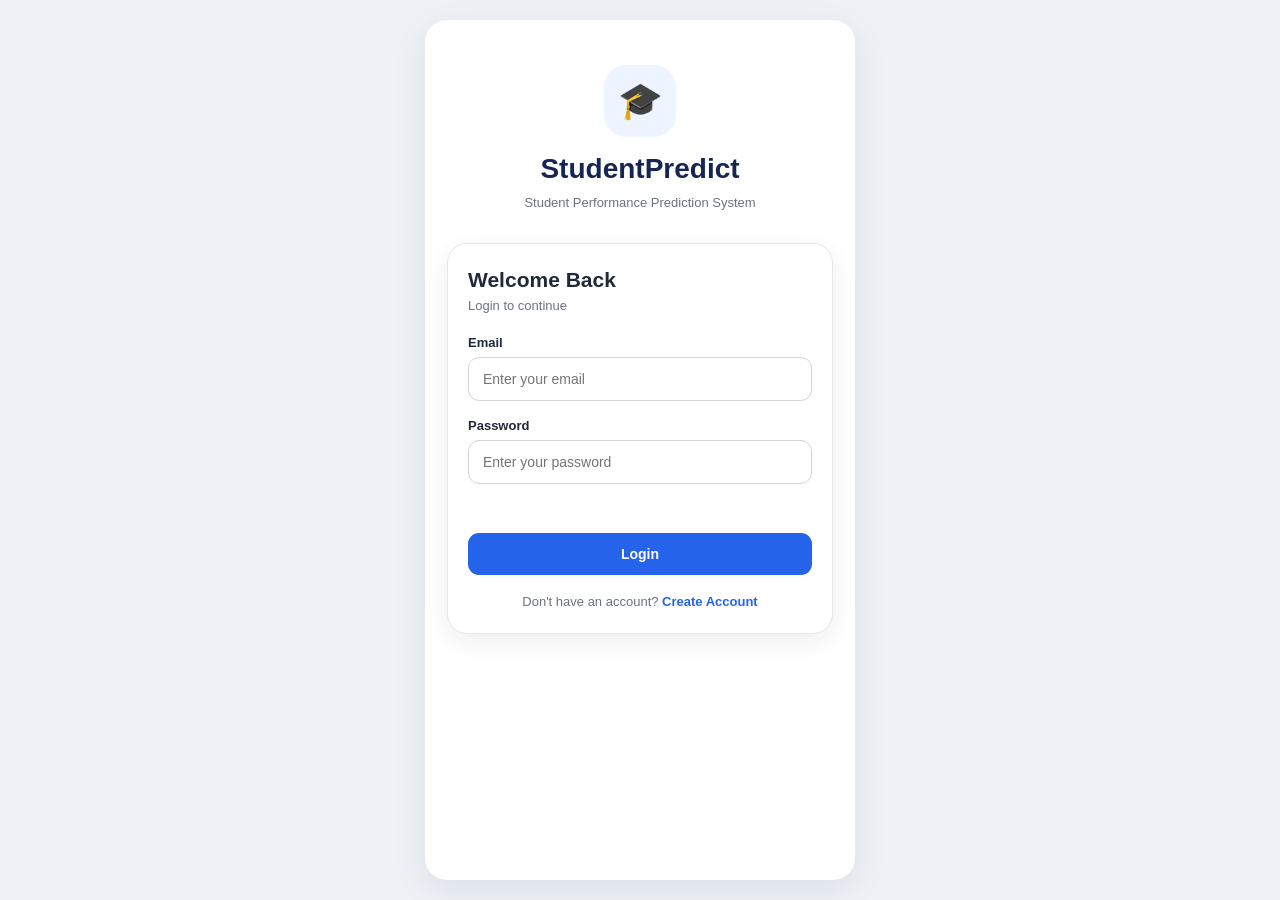
<file: index.html>
<!DOCTYPE html>
<html lang="en">

<head>
    <meta charset="UTF-8">

    <meta
        name="viewport"
        content="width=device-width, initial-scale=1.0"
    >

    <title>StudentPredict - Login</title>

    <link rel="stylesheet" href="css/style.css">
</head>

<body>

    <div class="app">

        <div class="logo">
            🎓
        </div>

        <h1>StudentPredict</h1>

        <p class="subtitle">
            Student Performance Prediction System
        </p>

        <div class="login-card">

            <h2>Welcome Back</h2>

            <p class="login-text">
                Login to continue
            </p>

            <form id="loginForm">

                <label for="email">
                    Email
                </label>

                <input
                    type="email"
                    id="email"
                    placeholder="Enter your email"
                    required
                >

                <label for="password">
                    Password
                </label>

                <input
                    type="password"
                    id="password"
                    placeholder="Enter your password"
                    required
                >

                <p id="loginError" class="form-error"></p>

                <button type="submit">
                    Login
                </button>

            </form>

            <p class="register-text">
                Don't have an account?
                <a href="register.html">
                    Create Account
                </a>
            </p>

        </div>

    </div>

    <script src="js/script.js"></script>

</body>

</html>
</file>
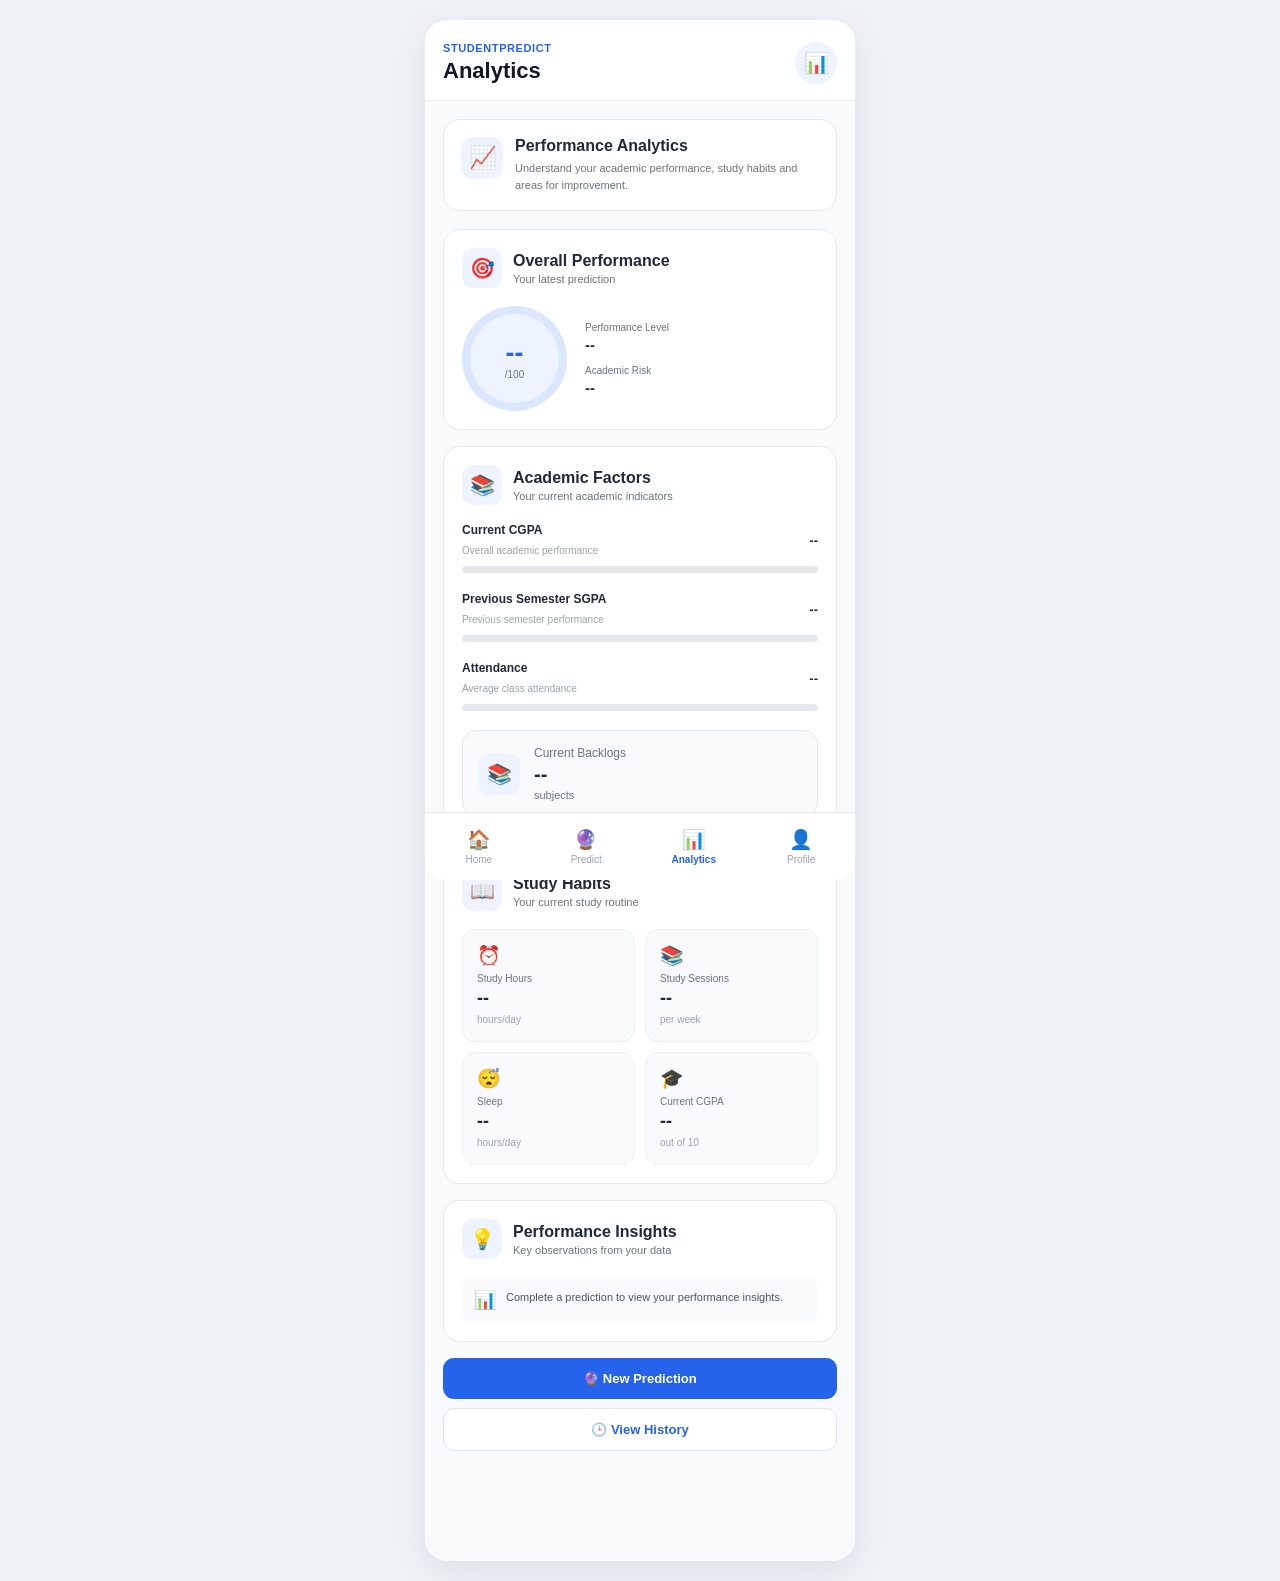
<file: analytics.html>
<!DOCTYPE html>
<html lang="en">

<head>

    <meta charset="UTF-8">

    <meta
        name="viewport"
        content="width=device-width, initial-scale=1.0"
    >

    <title>StudentPredict - Analytics</title>

    <link
        rel="stylesheet"
        href="css/style.css"
    >

</head>


<body>

<div class="dashboard-container">


    <!-- HEADER -->

    <header class="dashboard-header">

        <div>

            <p class="small-heading">
                StudentPredict
            </p>

            <h1>
                Analytics
            </h1>

        </div>

        <div class="profile-icon">
            📊
        </div>

    </header>



    <!-- INTRO -->

    <section class="analytics-intro">

        <div class="analytics-intro-icon">
            📈
        </div>

        <div>

            <h2>
                Performance Analytics
            </h2>

            <p>
                Understand your academic performance,
                study habits and areas for improvement.
            </p>

        </div>

    </section>



    <!-- OVERALL PERFORMANCE -->

    <section class="analytics-section">

        <div class="analytics-section-title">

            <span>
                🎯
            </span>

            <div>

                <h2>
                    Overall Performance
                </h2>

                <p>
                    Your latest prediction
                </p>

            </div>

        </div>


        <div class="analytics-score-card">

            <div class="analytics-score-circle">

                <strong id="analyticsScore">
                    --
                </strong>

                <small>
                    /100
                </small>

            </div>


            <div class="analytics-score-info">

                <p>
                    Performance Level
                </p>

                <h3 id="analyticsPerformance">
                    --
                </h3>


                <p>
                    Academic Risk
                </p>

                <h3 id="analyticsRisk">
                    --
                </h3>

            </div>

        </div>

    </section>



    <!-- ACADEMIC FACTORS -->

    <section class="analytics-section">

        <div class="analytics-section-title">

            <span>
                📚
            </span>

            <div>

                <h2>
                    Academic Factors
                </h2>

                <p>
                    Your current academic indicators
                </p>

            </div>

        </div>



        <!-- CGPA -->

        <div class="analytics-factor">

            <div class="analytics-factor-header">

                <div>

                    <span>
                        Current CGPA
                    </span>

                    <small>
                        Overall academic performance
                    </small>

                </div>

                <strong id="analyticsCGPA">
                    --
                </strong>

            </div>


            <div class="analytics-progress">

                <div
                    id="analyticsCGPABar"
                    class="analytics-progress-fill"
                ></div>

            </div>

        </div>



        <!-- SGPA -->

        <div class="analytics-factor">

            <div class="analytics-factor-header">

                <div>

                    <span>
                        Previous Semester SGPA
                    </span>

                    <small>
                        Previous semester performance
                    </small>

                </div>

                <strong id="analyticsSGPA">
                    --
                </strong>

            </div>


            <div class="analytics-progress">

                <div
                    id="analyticsSGPABar"
                    class="analytics-progress-fill"
                ></div>

            </div>

        </div>



        <!-- ATTENDANCE -->

        <div class="analytics-factor">

            <div class="analytics-factor-header">

                <div>

                    <span>
                        Attendance
                    </span>

                    <small>
                        Average class attendance
                    </small>

                </div>

                <strong id="analyticsAttendance">
                    --
                </strong>

            </div>


            <div class="analytics-progress">

                <div
                    id="analyticsAttendanceBar"
                    class="analytics-progress-fill"
                ></div>

            </div>

        </div>



        <!-- BACKLOGS -->

        <div class="analytics-backlog">

            <div class="analytics-backlog-icon">
                📚
            </div>

            <div>

                <span>
                    Current Backlogs
                </span>

                <strong id="analyticsBacklogs">
                    --
                </strong>

                <small>
                    subjects
                </small>

            </div>

        </div>

    </section>



    <!-- STUDY HABITS -->

    <section class="analytics-section">

        <div class="analytics-section-title">

            <span>
                📖
            </span>

            <div>

                <h2>
                    Study Habits
                </h2>

                <p>
                    Your current study routine
                </p>

            </div>

        </div>


        <div class="analytics-habit-grid">


            <!-- STUDY HOURS -->

            <div class="analytics-habit-card">

                <span>
                    ⏰
                </span>

                <p>
                    Study Hours
                </p>

                <strong id="analyticsStudyHours">
                    --
                </strong>

                <small>
                    hours/day
                </small>

            </div>



            <!-- STUDY SESSIONS -->

            <div class="analytics-habit-card">

                <span>
                    📚
                </span>

                <p>
                    Study Sessions
                </p>

                <strong id="analyticsSessions">
                    --
                </strong>

                <small>
                    per week
                </small>

            </div>



            <!-- SLEEP -->

            <div class="analytics-habit-card">

                <span>
                    😴
                </span>

                <p>
                    Sleep
                </p>

                <strong id="analyticsSleep">
                    --
                </strong>

                <small>
                    hours/day
                </small>

            </div>



            <!-- CGPA -->

            <div class="analytics-habit-card">

                <span>
                    🎓
                </span>

                <p>
                    Current CGPA
                </p>

                <strong id="analyticsHabitCGPA">
                    --
                </strong>

                <small>
                    out of 10
                </small>

            </div>

        </div>

    </section>



    <!-- PERFORMANCE INSIGHTS -->

    <section class="analytics-section">

        <div class="analytics-section-title">

            <span>
                💡
            </span>

            <div>

                <h2>
                    Performance Insights
                </h2>

                <p>
                    Key observations from your data
                </p>

            </div>

        </div>


        <div
            id="analyticsInsights"
            class="analytics-insights"
        >

            <div class="analytics-insight">

                <span>
                    📊
                </span>

                <p>
                    Complete a prediction to view
                    your performance insights.
                </p>

            </div>

        </div>

    </section>



    <!-- ACTIONS -->

    <section class="analytics-actions">

        <a
            href="prediction.html"
            class="analytics-action primary"
        >
            🔮 New Prediction
        </a>


        <a
            href="history.html"
            class="analytics-action secondary"
        >
            🕒 View History
        </a>

    </section>



    <!-- BOTTOM NAVIGATION -->

    <nav class="bottom-nav">


        <a
            href="dashboard.html"
            class="nav-item"
        >

            <span>
                🏠
            </span>

            <small>
                Home
            </small>

        </a>


        <a
            href="prediction.html"
            class="nav-item"
        >

            <span>
                🔮
            </span>

            <small>
                Predict
            </small>

        </a>


        <a
            href="analytics.html"
            class="nav-item active"
        >

            <span>
                📊
            </span>

            <small>
                Analytics
            </small>

        </a>


        <a
            href="profile.html"
            class="nav-item"
        >

            <span>
                👤
            </span>

            <small>
                Profile
            </small>

        </a>

    </nav>

</div>


<script src="js/script.js"></script>

</body>

</html>
</file>
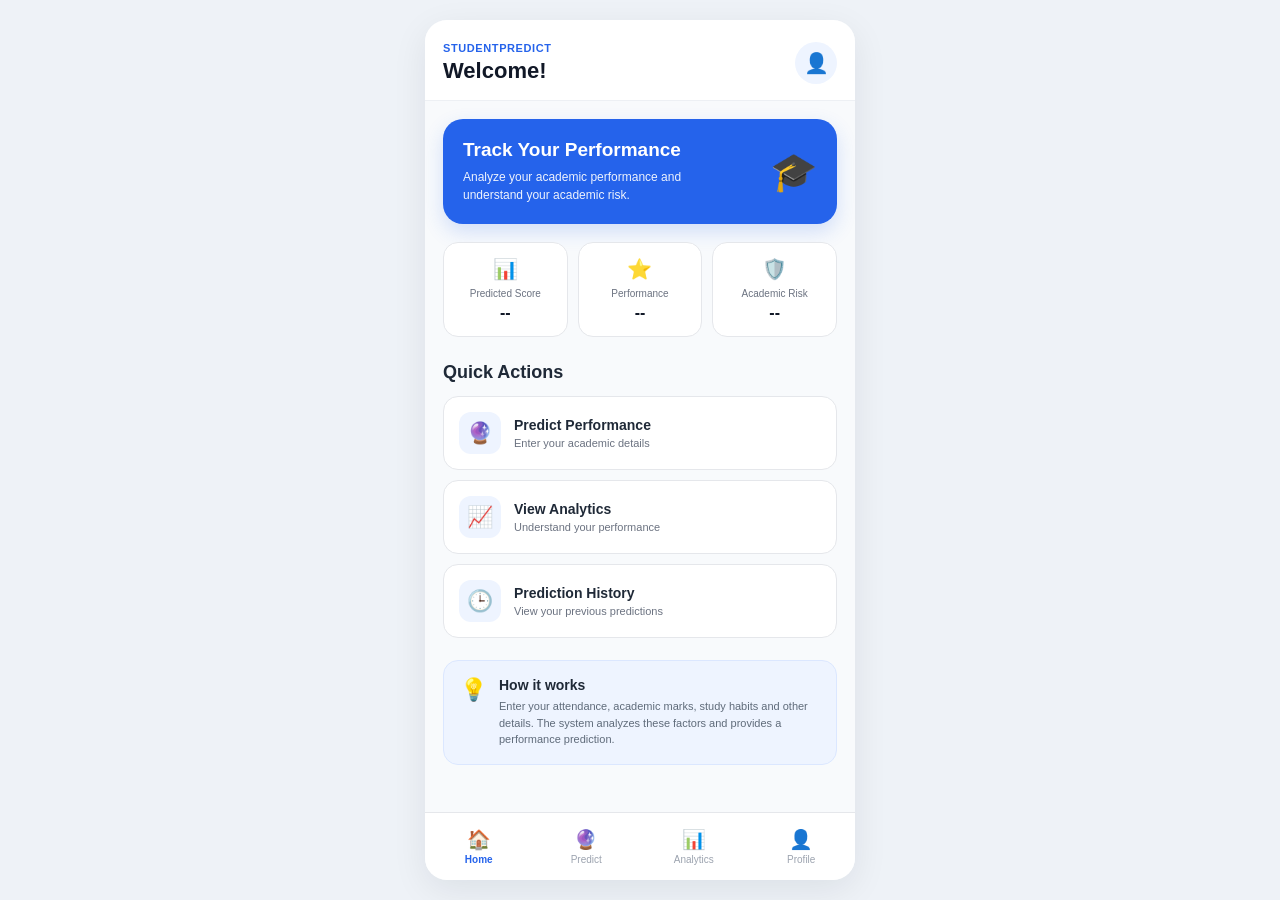
<file: dashboard.html>
<!DOCTYPE html>
<html lang="en">

<head>

    <meta charset="UTF-8">

    <meta
        name="viewport"
        content="width=device-width, initial-scale=1.0"
    >

    <title>StudentPredict - Dashboard</title>

    <link rel="stylesheet" href="css/style.css">

</head>

<body>

    <div class="dashboard-container">

        <!-- Header -->

        <header class="dashboard-header">

            <div>

                <p class="small-heading">
                    StudentPredict
                </p>

                <h1 id="welcomeName">
                    Welcome!
                </h1>

            </div>

            <div class="profile-icon">
                👤
            </div>

        </header>


        <!-- Main Content -->

        <main>

            <!-- Introduction -->

            <section class="welcome-card">

                <div>

                    <h2>
                        Track Your Performance
                    </h2>

                    <p>
                        Analyze your academic performance
                        and understand your academic risk.
                    </p>

                </div>

                <div class="welcome-icon">
                    🎓
                </div>

            </section>


            <!-- Statistics -->

            <section class="stats-grid">

                <div class="stat-card">

                    <span class="stat-icon">
                        📊
                    </span>

                    <p>
                        Predicted Score
                    </p>

                    <h2 id="predictedScore">
                        --
                    </h2>

                </div>


                <div class="stat-card">

                    <span class="stat-icon">
                        ⭐
                    </span>

                    <p>
                        Performance
                    </p>

                    <h2 id="performanceLevel">
                        --
                    </h2>

                </div>


                <div class="stat-card">

                    <span class="stat-icon">
                        🛡️
                    </span>

                    <p>
                        Academic Risk
                    </p>

                    <h2 id="riskLevel">
                        --
                    </h2>

                </div>

            </section>


            <!-- Quick Action -->

            <section class="dashboard-section">

                <h2>
                    Quick Actions
                </h2>

                <div class="action-grid">

                    <a
                        href="prediction.html"
                        class="action-card"
                    >

                        <span>
                            🔮
                        </span>

                        <div>

                            <h3>
                                Predict Performance
                            </h3>

                            <p>
                                Enter your academic details
                            </p>

                        </div>

                    </a>


                    <a
                        href="analytics.html"
                        class="action-card"
                    >

                        <span>
                            📈
                        </span>

                        <div>

                            <h3>
                                View Analytics
                            </h3>

                            <p>
                                Understand your performance
                            </p>

                        </div>

                    </a>


                    <a
                        href="history.html"
                        class="action-card"
                    >

                        <span>
                            🕒
                        </span>

                        <div>

                            <h3>
                                Prediction History
                            </h3>

                            <p>
                                View your previous predictions
                            </p>

                        </div>

                    </a>

                </div>

            </section>


            <!-- Information -->

            <section class="info-card">

                <div class="info-icon">
                    💡
                </div>

                <div>

                    <h3>
                        How it works
                    </h3>

                    <p>
                        Enter your attendance, academic marks,
                        study habits and other details.
                        The system analyzes these factors
                        and provides a performance prediction.
                    </p>

                </div>

            </section>

        </main>


        <!-- Bottom Navigation -->

        <nav class="bottom-nav">

            <a
                href="dashboard.html"
                class="nav-item active"
            >

                <span>🏠</span>

                <small>
                    Home
                </small>

            </a>


            <a
                href="prediction.html"
                class="nav-item"
            >

                <span>🔮</span>

                <small>
                    Predict
                </small>

            </a>


            <a
                href="analytics.html"
                class="nav-item"
            >

                <span>📊</span>

                <small>
                    Analytics
                </small>

            </a>


            <a
                href="profile.html"
                class="nav-item"
            >

                <span>👤</span>

                <small>
                    Profile
                </small>

            </a>

        </nav>

    </div>


    <script src="js/script.js"></script>

</body>

</html>
</file>
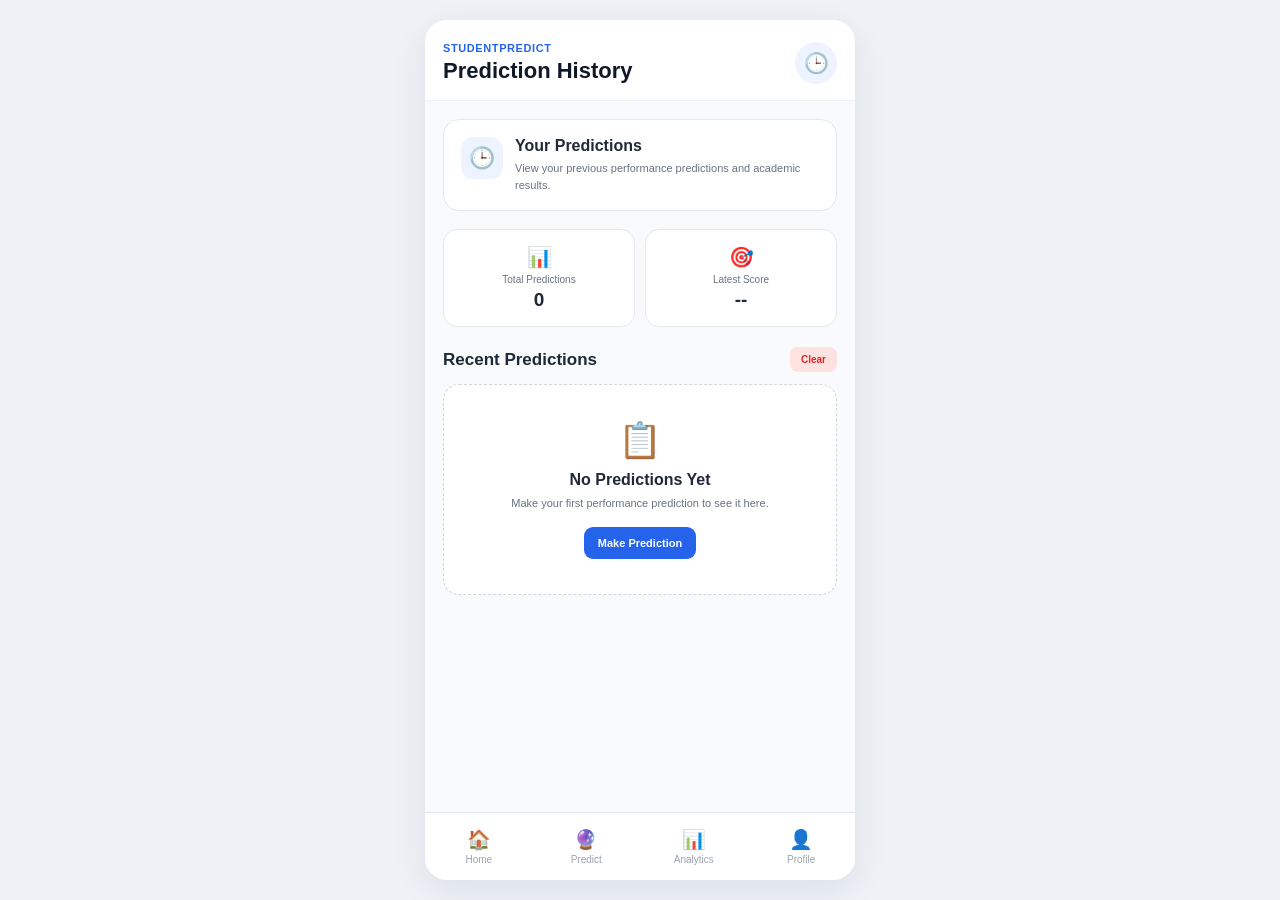
<file: history.html>
<!DOCTYPE html>
<html lang="en">

<head>

    <meta charset="UTF-8">

    <meta
        name="viewport"
        content="width=device-width, initial-scale=1.0"
    >

    <title>StudentPredict - History</title>

    <link
        rel="stylesheet"
        href="css/style.css"
    >

</head>

<body>

<div class="dashboard-container">

    <!-- HEADER -->
    <header class="dashboard-header">

        <div>

            <p class="small-heading">
                StudentPredict
            </p>

            <h1>
                Prediction History
            </h1>

        </div>

        <div class="profile-icon">
            🕒
        </div>

    </header>


    <!-- INTRO -->
    <section class="history-intro">

        <div class="history-icon">
            🕒
        </div>

        <div>

            <h2>
                Your Predictions
            </h2>

            <p>
                View your previous performance predictions
                and academic results.
            </p>

        </div>

    </section>


    <!-- SUMMARY -->
    <section class="history-summary">

        <div>

            <span>
                📊
            </span>

            <p>
                Total Predictions
            </p>

            <strong id="totalPredictions">
                0
            </strong>

        </div>


        <div>

            <span>
                🎯
            </span>

            <p>
                Latest Score
            </p>

            <strong id="latestHistoryScore">
                --
            </strong>

        </div>

    </section>


    <!-- HISTORY -->
    <section class="history-section">

        <div class="history-title-row">

            <h2>
                Recent Predictions
            </h2>

            <button
                type="button"
                id="clearHistoryButton"
                class="clear-history-button"
            >
                Clear
            </button>

        </div>


        <!-- Prediction cards will appear here -->
        <div id="historyList"></div>


        <!-- Empty history -->
        <div
            id="emptyHistory"
            class="empty-history"
        >

            <div class="empty-history-icon">
                📋
            </div>

            <h3>
                No Predictions Yet
            </h3>

            <p>
                Make your first performance prediction
                to see it here.
            </p>

            <a href="prediction.html">
                Make Prediction
            </a>

        </div>

    </section>


    <!-- BOTTOM NAVIGATION -->
    <nav class="bottom-nav">

        <a
            href="dashboard.html"
            class="nav-item"
        >

            <span>
                🏠
            </span>

            <small>
                Home
            </small>

        </a>


        <a
            href="prediction.html"
            class="nav-item"
        >

            <span>
                🔮
            </span>

            <small>
                Predict
            </small>

        </a>


        <a
            href="analytics.html"
            class="nav-item"
        >

            <span>
                📊
            </span>

            <small>
                Analytics
            </small>

        </a>


        <a
            href="profile.html"
            class="nav-item"
        >

            <span>
                👤
            </span>

            <small>
                Profile
            </small>

        </a>

    </nav>

</div>


<script src="js/script.js"></script>

</body>

</html>
</file>
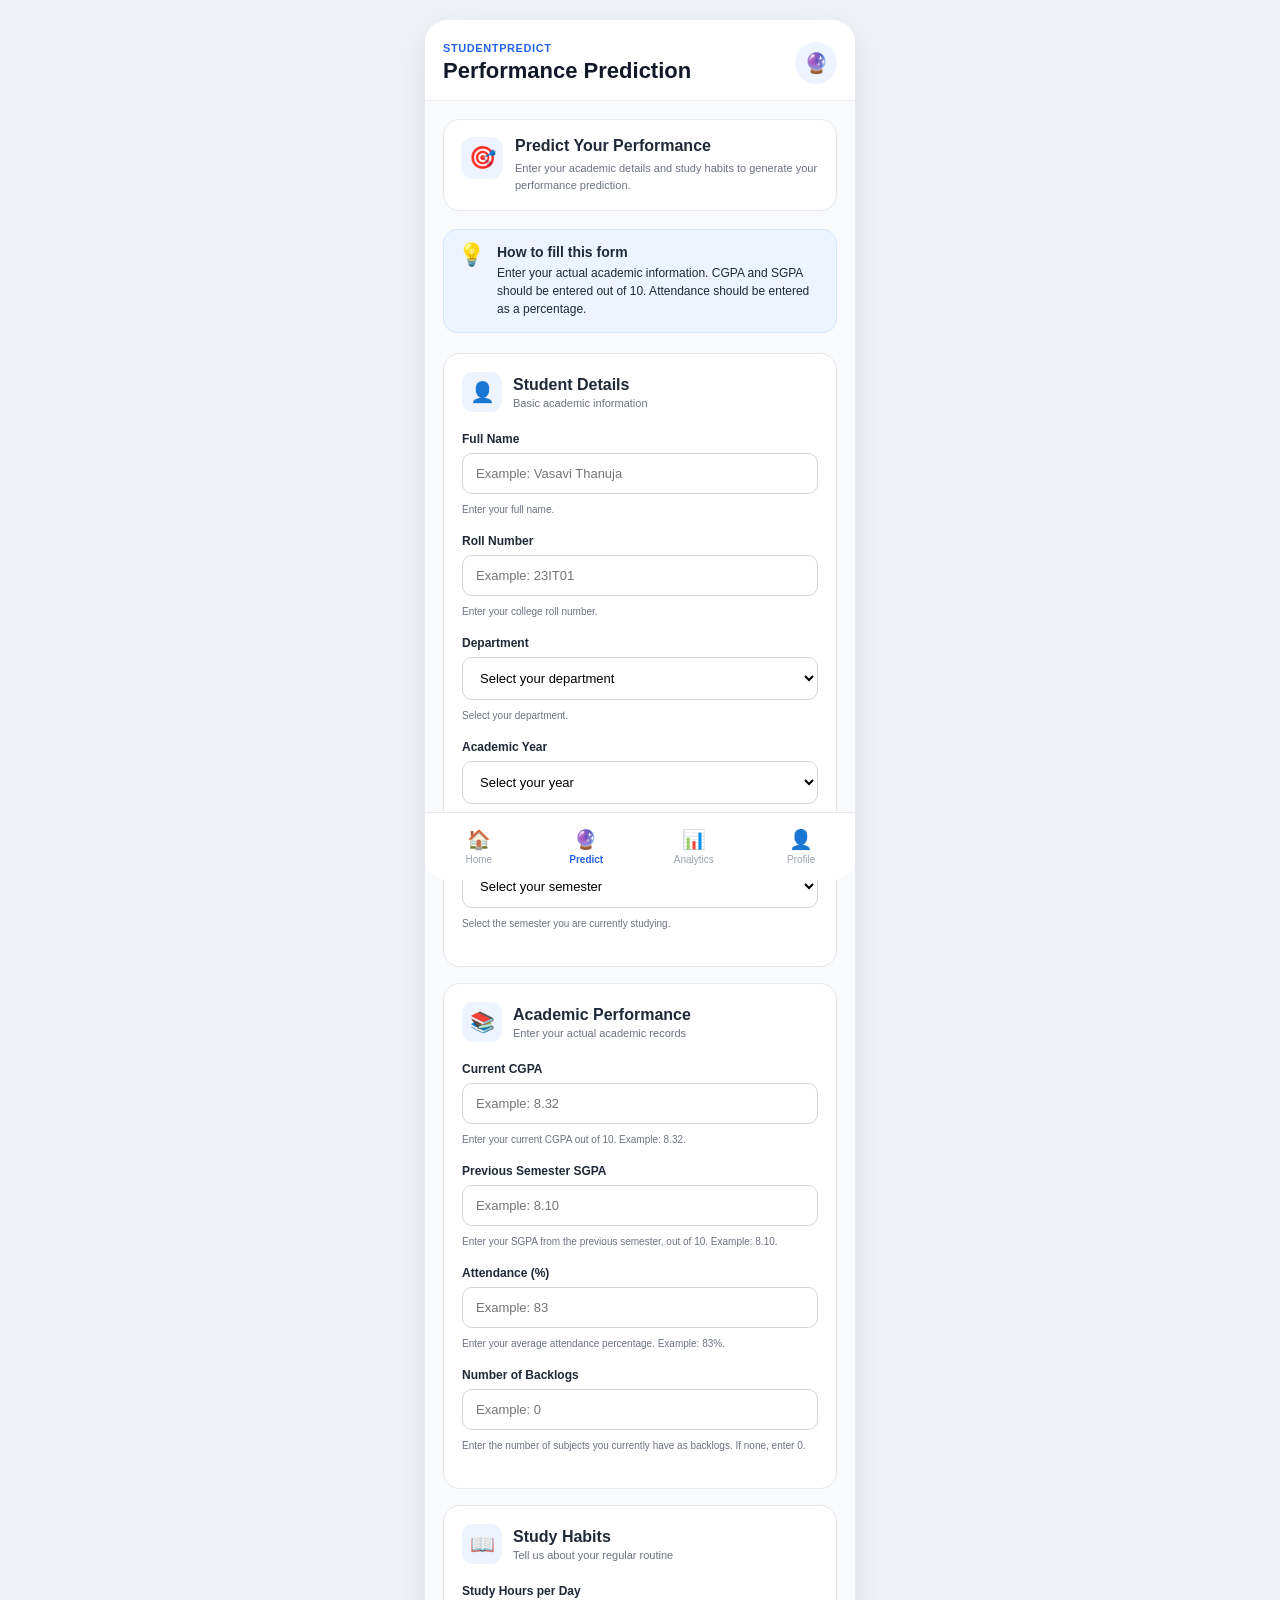
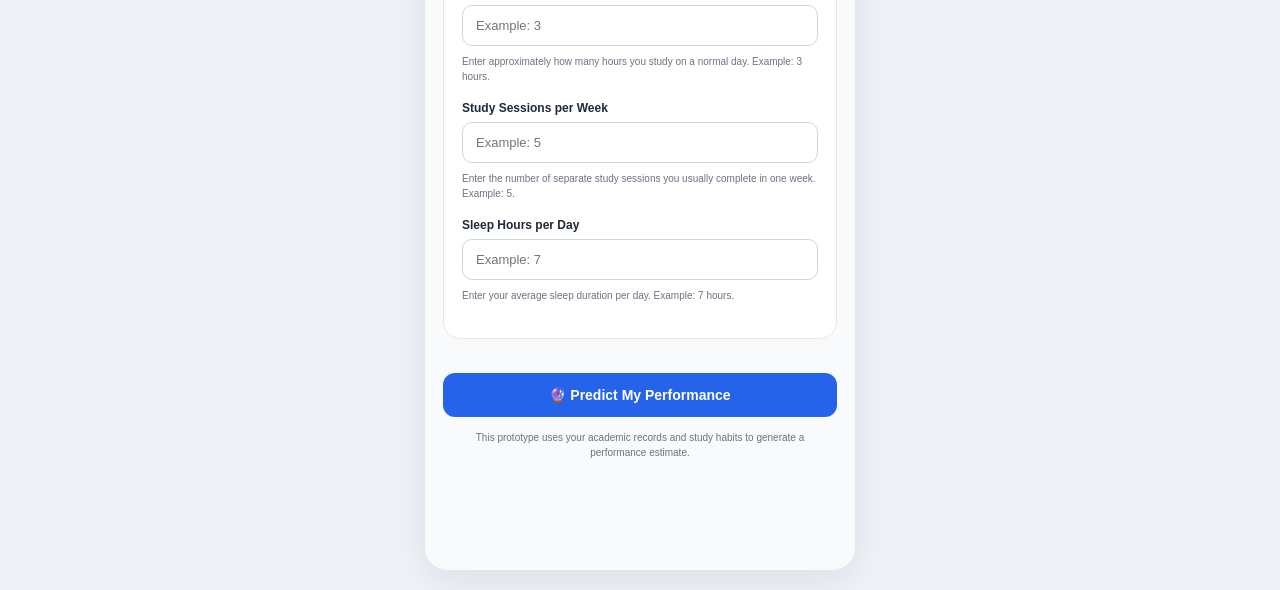
<file: prediction.html>
<!DOCTYPE html>
<html lang="en">

<head>

    <meta charset="UTF-8">

    <meta
        name="viewport"
        content="width=device-width, initial-scale=1.0"
    >

    <title>StudentPredict - Prediction</title>

    <link
        rel="stylesheet"
        href="css/style.css"
    >

</head>


<body>

<div class="dashboard-container">


    <!-- HEADER -->

    <header class="dashboard-header">

        <div>

            <p class="small-heading">
                StudentPredict
            </p>

            <h1>
                Performance Prediction
            </h1>

        </div>

        <div class="profile-icon">
            🔮
        </div>

    </header>



    <!-- INTRO -->

    <section class="prediction-intro">

        <div class="prediction-intro-icon">
            🎯
        </div>

        <div>

            <h2>
                Predict Your Performance
            </h2>

            <p>
                Enter your academic details and study habits
                to generate your performance prediction.
            </p>

        </div>

    </section>



    <!-- HELP BOX -->

    <div class="input-help-box">

        <span>
            💡
        </span>

        <div>

            <strong>
                How to fill this form
            </strong>

            <p>
                Enter your actual academic information.
                CGPA and SGPA should be entered out of 10.
                Attendance should be entered as a percentage.
            </p>

        </div>

    </div>



    <!-- FORM -->

    <form
        id="predictionForm"
        class="prediction-form"
    >


        <!-- =========================================
             STUDENT DETAILS
        ========================================== -->

        <section class="form-section">

            <div class="form-section-title">

                <span>
                    👤
                </span>

                <div>

                    <h2>
                        Student Details
                    </h2>

                    <p>
                        Basic academic information
                    </p>

                </div>

            </div>



            <label for="studentName">
                Full Name
            </label>

            <input
                type="text"
                id="studentName"
                placeholder="Example: Vasavi Thanuja"
                required
            >

            <small class="field-help">
                Enter your full name.
            </small>



            <label for="rollNumber">
                Roll Number
            </label>

            <input
                type="text"
                id="rollNumber"
                placeholder="Example: 23IT01"
                required
            >

            <small class="field-help">
                Enter your college roll number.
            </small>



            <label for="department">
                Department
            </label>

            <select
                id="department"
                required
            >

                <option value="">
                    Select your department
                </option>

                <option value="Information Technology">
                    Information Technology
                </option>

                <option value="Computer Science">
                    Computer Science
                </option>

                <option value="Electronics and Communication">
                    Electronics and Communication
                </option>

                <option value="Electrical and Electronics">
                    Electrical and Electronics
                </option>

                <option value="Mechanical">
                    Mechanical
                </option>

                <option value="Civil">
                    Civil
                </option>

                <option value="Other">
                    Other
                </option>

            </select>

            <small class="field-help">
                Select your department.
            </small>



            <label for="year">
                Academic Year
            </label>

            <select
                id="year"
                required
            >

                <option value="">
                    Select your year
                </option>

                <option value="1st">
                    1st Year
                </option>

                <option value="2nd">
                    2nd Year
                </option>

                <option value="3rd">
                    3rd Year
                </option>

                <option value="4th">
                    4th Year
                </option>

            </select>

            <small class="field-help">
                Select your current academic year.
            </small>



            <label for="semester">
                Current Semester
            </label>

            <select
                id="semester"
                required
            >

                <option value="">
                    Select your semester
                </option>

                <option value="1">
                    Semester 1
                </option>

                <option value="2">
                    Semester 2
                </option>

                <option value="3">
                    Semester 3
                </option>

                <option value="4">
                    Semester 4
                </option>

                <option value="5">
                    Semester 5
                </option>

                <option value="6">
                    Semester 6
                </option>

                <option value="7">
                    Semester 7
                </option>

                <option value="8">
                    Semester 8
                </option>

            </select>

            <small class="field-help">
                Select the semester you are currently studying.
            </small>

        </section>



        <!-- =========================================
             ACADEMIC PERFORMANCE
        ========================================== -->

        <section class="form-section">

            <div class="form-section-title">

                <span>
                    📚
                </span>

                <div>

                    <h2>
                        Academic Performance
                    </h2>

                    <p>
                        Enter your actual academic records
                    </p>

                </div>

            </div>



            <!-- CURRENT CGPA -->

            <label for="currentCGPA">
                Current CGPA
            </label>

            <input
                type="number"
                id="currentCGPA"
                placeholder="Example: 8.32"
                min="0"
                max="10"
                step="0.01"
                required
            >

            <small class="field-help">
                Enter your current CGPA out of 10.
                Example: 8.32.
            </small>



            <!-- PREVIOUS SGPA -->

            <label for="previousSGPA">
                Previous Semester SGPA
            </label>

            <input
                type="number"
                id="previousSGPA"
                placeholder="Example: 8.10"
                min="0"
                max="10"
                step="0.01"
                required
            >

            <small class="field-help">
                Enter your SGPA from the previous semester,
                out of 10. Example: 8.10.
            </small>



            <!-- ATTENDANCE -->

            <label for="attendance">
                Attendance (%)
            </label>

            <input
                type="number"
                id="attendance"
                placeholder="Example: 83"
                min="0"
                max="100"
                step="0.1"
                required
            >

            <small class="field-help">
                Enter your average attendance percentage.
                Example: 83%.
            </small>



            <!-- BACKLOGS -->

            <label for="backlogs">
                Number of Backlogs
            </label>

            <input
                type="number"
                id="backlogs"
                placeholder="Example: 0"
                min="0"
                step="1"
                required
            >

            <small class="field-help">
                Enter the number of subjects you currently
                have as backlogs. If none, enter 0.
            </small>

        </section>



        <!-- =========================================
             STUDY HABITS
        ========================================== -->

        <section class="form-section">

            <div class="form-section-title">

                <span>
                    📖
                </span>

                <div>

                    <h2>
                        Study Habits
                    </h2>

                    <p>
                        Tell us about your regular routine
                    </p>

                </div>

            </div>



            <!-- STUDY HOURS -->

            <label for="studyHours">
                Study Hours per Day
            </label>

            <input
                type="number"
                id="studyHours"
                placeholder="Example: 3"
                min="0"
                max="24"
                step="0.5"
                required
            >

            <small class="field-help">
                Enter approximately how many hours you
                study on a normal day. Example: 3 hours.
            </small>



            <!-- STUDY SESSIONS -->

            <label for="studySessions">
                Study Sessions per Week
            </label>

            <input
                type="number"
                id="studySessions"
                placeholder="Example: 5"
                min="0"
                max="50"
                step="1"
                required
            >

            <small class="field-help">
                Enter the number of separate study sessions
                you usually complete in one week. Example: 5.
            </small>



            <!-- SLEEP -->

            <label for="sleepHours">
                Sleep Hours per Day
            </label>

            <input
                type="number"
                id="sleepHours"
                placeholder="Example: 7"
                min="0"
                max="24"
                step="0.5"
                required
            >

            <small class="field-help">
                Enter your average sleep duration per day.
                Example: 7 hours.
            </small>

        </section>



        <!-- ERROR -->

        <p
            id="predictionError"
            class="form-error"
        ></p>



        <!-- BUTTON -->

        <button
            type="submit"
            class="predict-button"
        >

            🔮 Predict My Performance

        </button>



        <p class="prediction-note">

            This prototype uses your academic records
            and study habits to generate a performance estimate.

        </p>

    </form>



    <!-- BOTTOM NAVIGATION -->

    <nav class="bottom-nav">

        <a
            href="dashboard.html"
            class="nav-item"
        >

            <span>🏠</span>

            <small>Home</small>

        </a>


        <a
            href="prediction.html"
            class="nav-item active"
        >

            <span>🔮</span>

            <small>Predict</small>

        </a>


        <a
            href="analytics.html"
            class="nav-item"
        >

            <span>📊</span>

            <small>Analytics</small>

        </a>


        <a
            href="profile.html"
            class="nav-item"
        >

            <span>👤</span>

            <small>Profile</small>

        </a>

    </nav>

</div>


<script src="js/script.js"></script>

</body>

</html>
</file>
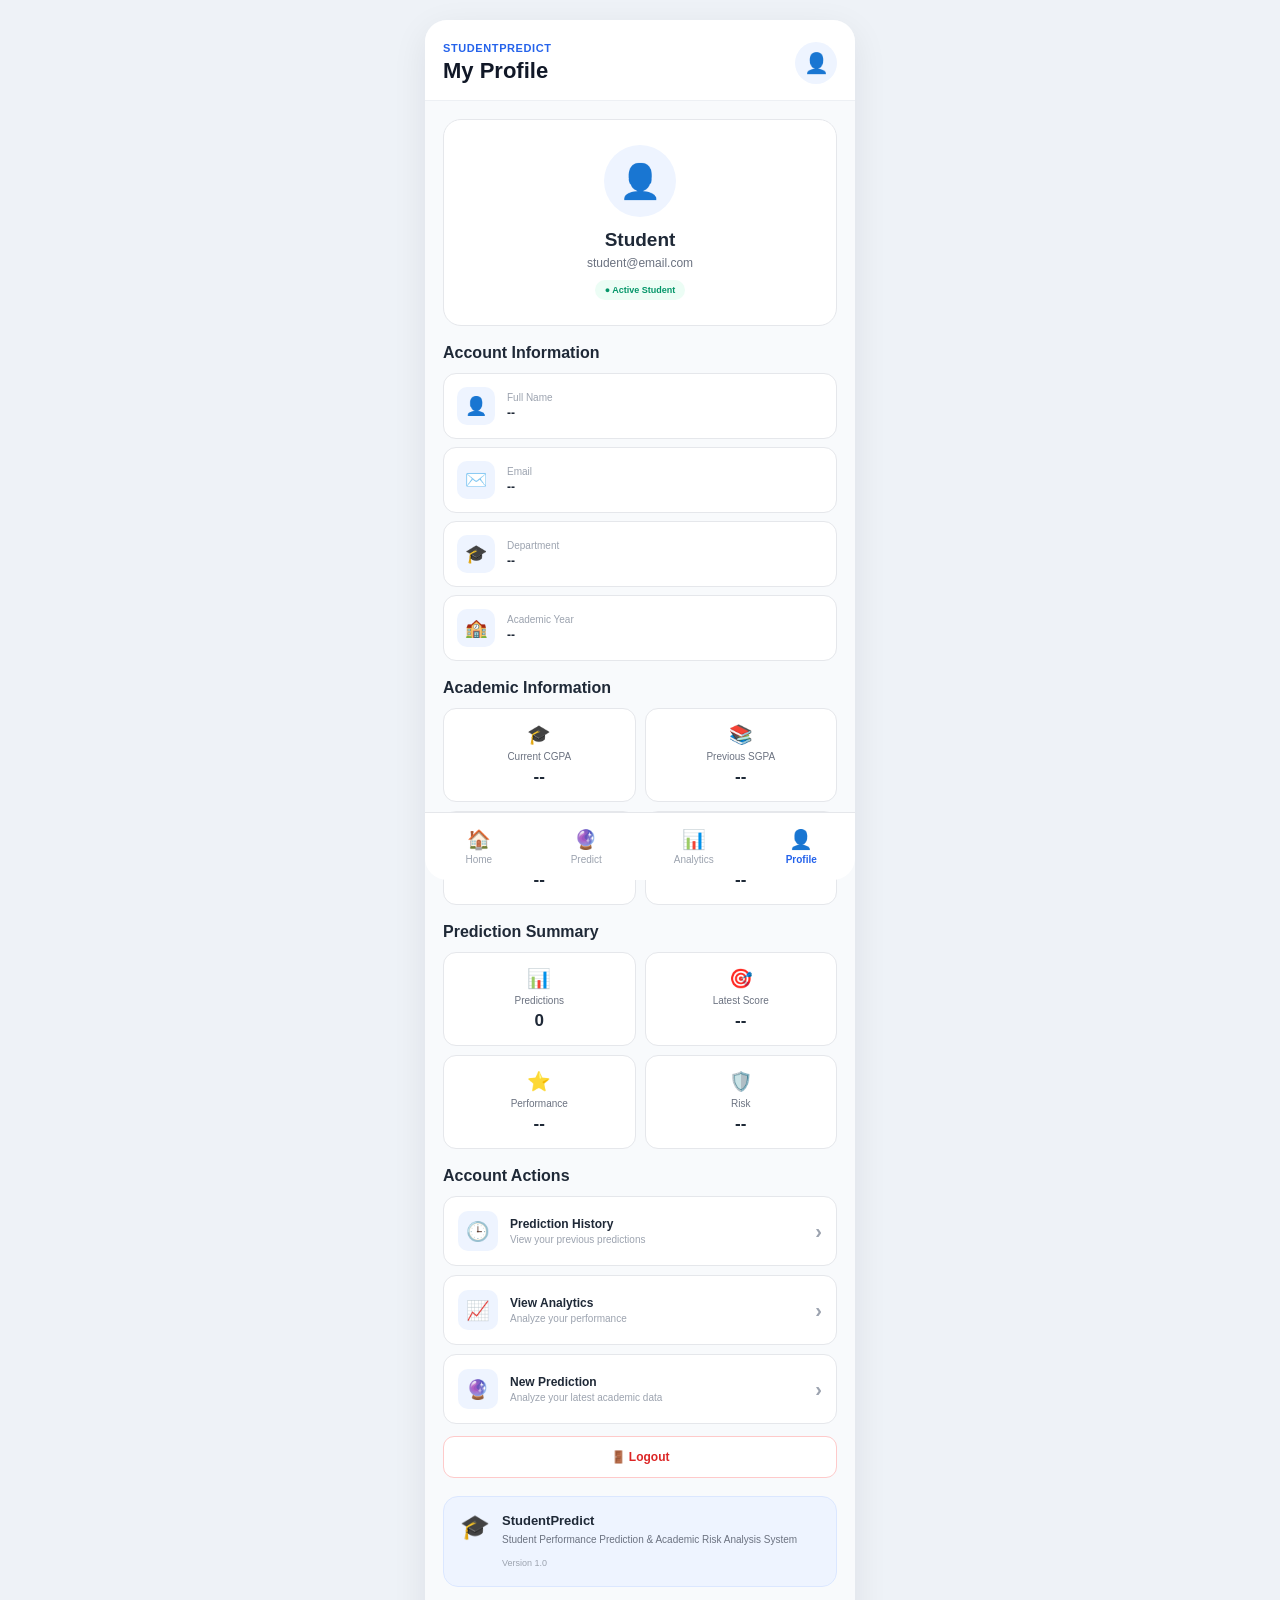
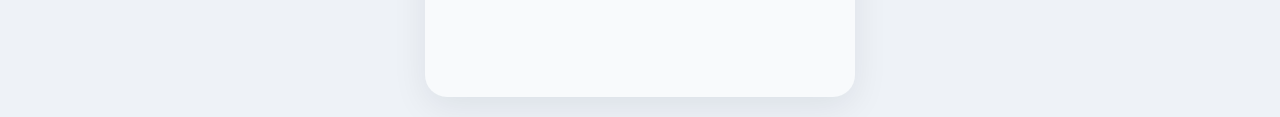
<file: profile.html>
<!DOCTYPE html>
<html lang="en">

<head>

    <meta charset="UTF-8">

    <meta
        name="viewport"
        content="width=device-width, initial-scale=1.0"
    >

    <title>StudentPredict - Profile</title>

    <link
        rel="stylesheet"
        href="css/style.css"
    >

</head>

<body>

<div class="dashboard-container">

    <!-- HEADER -->
    <header class="dashboard-header">

        <div>

            <p class="small-heading">
                StudentPredict
            </p>

            <h1>
                My Profile
            </h1>

        </div>

        <div class="profile-icon">
            👤
        </div>

    </header>


    <!-- PROFILE MAIN CARD -->
    <section class="profile-main-card">

        <div class="large-profile-icon">
            👤
        </div>

        <h2 id="profileName">
            Student
        </h2>

        <p id="profileEmail">
            student@email.com
        </p>

        <span class="profile-status">
            ● Active Student
        </span>

    </section>


    <!-- ACCOUNT INFORMATION -->
    <section class="profile-section">

        <h2>
            Account Information
        </h2>


        <div class="profile-info-card">

            <div class="profile-info-icon">
                👤
            </div>

            <div>

                <span>
                    Full Name
                </span>

                <strong id="profileFullName">
                    --
                </strong>

            </div>

        </div>


        <div class="profile-info-card">

            <div class="profile-info-icon">
                ✉️
            </div>

            <div>

                <span>
                    Email
                </span>

                <strong id="profileEmailDetails">
                    --
                </strong>

            </div>

        </div>


        <div class="profile-info-card">

            <div class="profile-info-icon">
                🎓
            </div>

            <div>

                <span>
                    Department
                </span>

                <strong id="profileDepartment">
                    --
                </strong>

            </div>

        </div>


        <div class="profile-info-card">

            <div class="profile-info-icon">
                🏫
            </div>

            <div>

                <span>
                    Academic Year
                </span>

                <strong id="profileYear">
                    --
                </strong>

            </div>

        </div>

    </section>


    <!-- ACADEMIC INFORMATION -->
    <section class="profile-section">

        <h2>
            Academic Information
        </h2>


        <div class="profile-stat-grid">

            <!-- CGPA -->
            <div class="profile-stat-card">

                <span>
                    🎓
                </span>

                <p>
                    Current CGPA
                </p>

                <strong id="profileCGPA">
                    --
                </strong>

            </div>


            <!-- SGPA -->
            <div class="profile-stat-card">

                <span>
                    📚
                </span>

                <p>
                    Previous SGPA
                </p>

                <strong id="profileSGPA">
                    --
                </strong>

            </div>


            <!-- Attendance -->
            <div class="profile-stat-card">

                <span>
                    📅
                </span>

                <p>
                    Attendance
                </p>

                <strong id="profileAttendance">
                    --
                </strong>

            </div>


            <!-- Backlogs -->
            <div class="profile-stat-card">

                <span>
                    📖
                </span>

                <p>
                    Backlogs
                </p>

                <strong id="profileBacklogs">
                    --
                </strong>

            </div>

        </div>

    </section>


    <!-- PREDICTION SUMMARY -->
    <section class="profile-section">

        <h2>
            Prediction Summary
        </h2>


        <div class="profile-stat-grid">

            <!-- Predictions -->
            <div class="profile-stat-card">

                <span>
                    📊
                </span>

                <p>
                    Predictions
                </p>

                <strong id="profilePredictions">
                    0
                </strong>

            </div>


            <!-- Latest Score -->
            <div class="profile-stat-card">

                <span>
                    🎯
                </span>

                <p>
                    Latest Score
                </p>

                <strong id="profileLatestScore">
                    --
                </strong>

            </div>


            <!-- Performance -->
            <div class="profile-stat-card">

                <span>
                    ⭐
                </span>

                <p>
                    Performance
                </p>

                <strong id="profilePerformance">
                    --
                </strong>

            </div>


            <!-- Risk -->
            <div class="profile-stat-card">

                <span>
                    🛡️
                </span>

                <p>
                    Risk
                </p>

                <strong id="profileRisk">
                    --
                </strong>

            </div>

        </div>

    </section>


    <!-- ACCOUNT ACTIONS -->
    <section class="profile-section">

        <h2>
            Account Actions
        </h2>


        <a
            href="history.html"
            class="profile-action-card"
        >

            <span>
                🕒
            </span>

            <div>

                <strong>
                    Prediction History
                </strong>

                <small>
                    View your previous predictions
                </small>

            </div>

            <b>
                ›
            </b>

        </a>


        <a
            href="analytics.html"
            class="profile-action-card"
        >

            <span>
                📈
            </span>

            <div>

                <strong>
                    View Analytics
                </strong>

                <small>
                    Analyze your performance
                </small>

            </div>

            <b>
                ›
            </b>

        </a>


        <a
            href="prediction.html"
            class="profile-action-card"
        >

            <span>
                🔮
            </span>

            <div>

                <strong>
                    New Prediction
                </strong>

                <small>
                    Analyze your latest academic data
                </small>

            </div>

            <b>
                ›
            </b>

        </a>


        <button
            type="button"
            id="logoutButton"
            class="logout-button"
        >
            🚪 Logout
        </button>

    </section>


    <!-- ABOUT -->
    <section class="profile-about">

        <div>
            🎓
        </div>

        <div>

            <h3>
                StudentPredict
            </h3>

            <p>
                Student Performance Prediction &
                Academic Risk Analysis System
            </p>

            <small>
                Version 1.0
            </small>

        </div>

    </section>


    <!-- BOTTOM NAVIGATION -->
    <nav class="bottom-nav">

        <a
            href="dashboard.html"
            class="nav-item"
        >

            <span>
                🏠
            </span>

            <small>
                Home
            </small>

        </a>


        <a
            href="prediction.html"
            class="nav-item"
        >

            <span>
                🔮
            </span>

            <small>
                Predict
            </small>

        </a>


        <a
            href="analytics.html"
            class="nav-item"
        >

            <span>
                📊
            </span>

            <small>
                Analytics
            </small>

        </a>


        <a
            href="profile.html"
            class="nav-item active"
        >

            <span>
                👤
            </span>

            <small>
                Profile
            </small>

        </a>

    </nav>

</div>


<script src="js/script.js"></script>

</body>

</html>
</file>
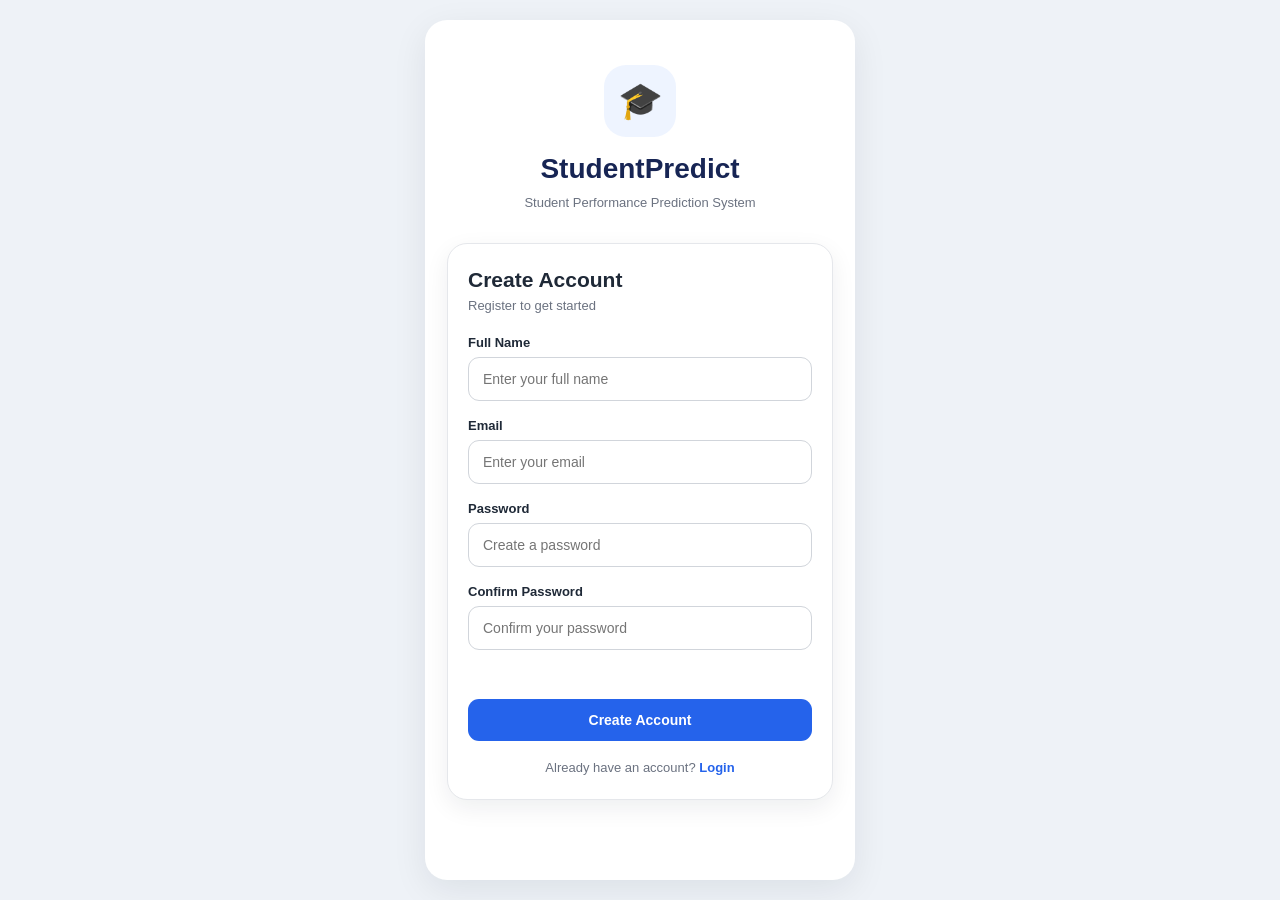
<file: register.html>
<!DOCTYPE html>
<html lang="en">

<head>

    <meta charset="UTF-8">

    <meta
        name="viewport"
        content="width=device-width, initial-scale=1.0"
    >

    <title>StudentPredict - Register</title>

    <link rel="stylesheet" href="css/style.css">

</head>

<body>

    <div class="app">

        <div class="logo">
            🎓
        </div>

        <h1>StudentPredict</h1>

        <p class="subtitle">
            Student Performance Prediction System
        </p>

        <div class="login-card">

            <h2>Create Account</h2>

            <p class="login-text">
                Register to get started
            </p>

            <form id="registerForm">

                <label for="name">
                    Full Name
                </label>

                <input
                    type="text"
                    id="name"
                    placeholder="Enter your full name"
                    required
                >

                <label for="registerEmail">
                    Email
                </label>

                <input
                    type="email"
                    id="registerEmail"
                    placeholder="Enter your email"
                    required
                >

                <label for="registerPassword">
                    Password
                </label>

                <input
                    type="password"
                    id="registerPassword"
                    placeholder="Create a password"
                    required
                >

                <label for="confirmPassword">
                    Confirm Password
                </label>

                <input
                    type="password"
                    id="confirmPassword"
                    placeholder="Confirm your password"
                    required
                >

                <p id="registerError" class="form-error"></p>

                <button type="submit">
                    Create Account
                </button>

            </form>

            <p class="register-text">

                Already have an account?

                <a href="index.html">
                    Login
                </a>

            </p>

        </div>

    </div>

    <script src="js/script.js"></script>

</body>

</html>
</file>
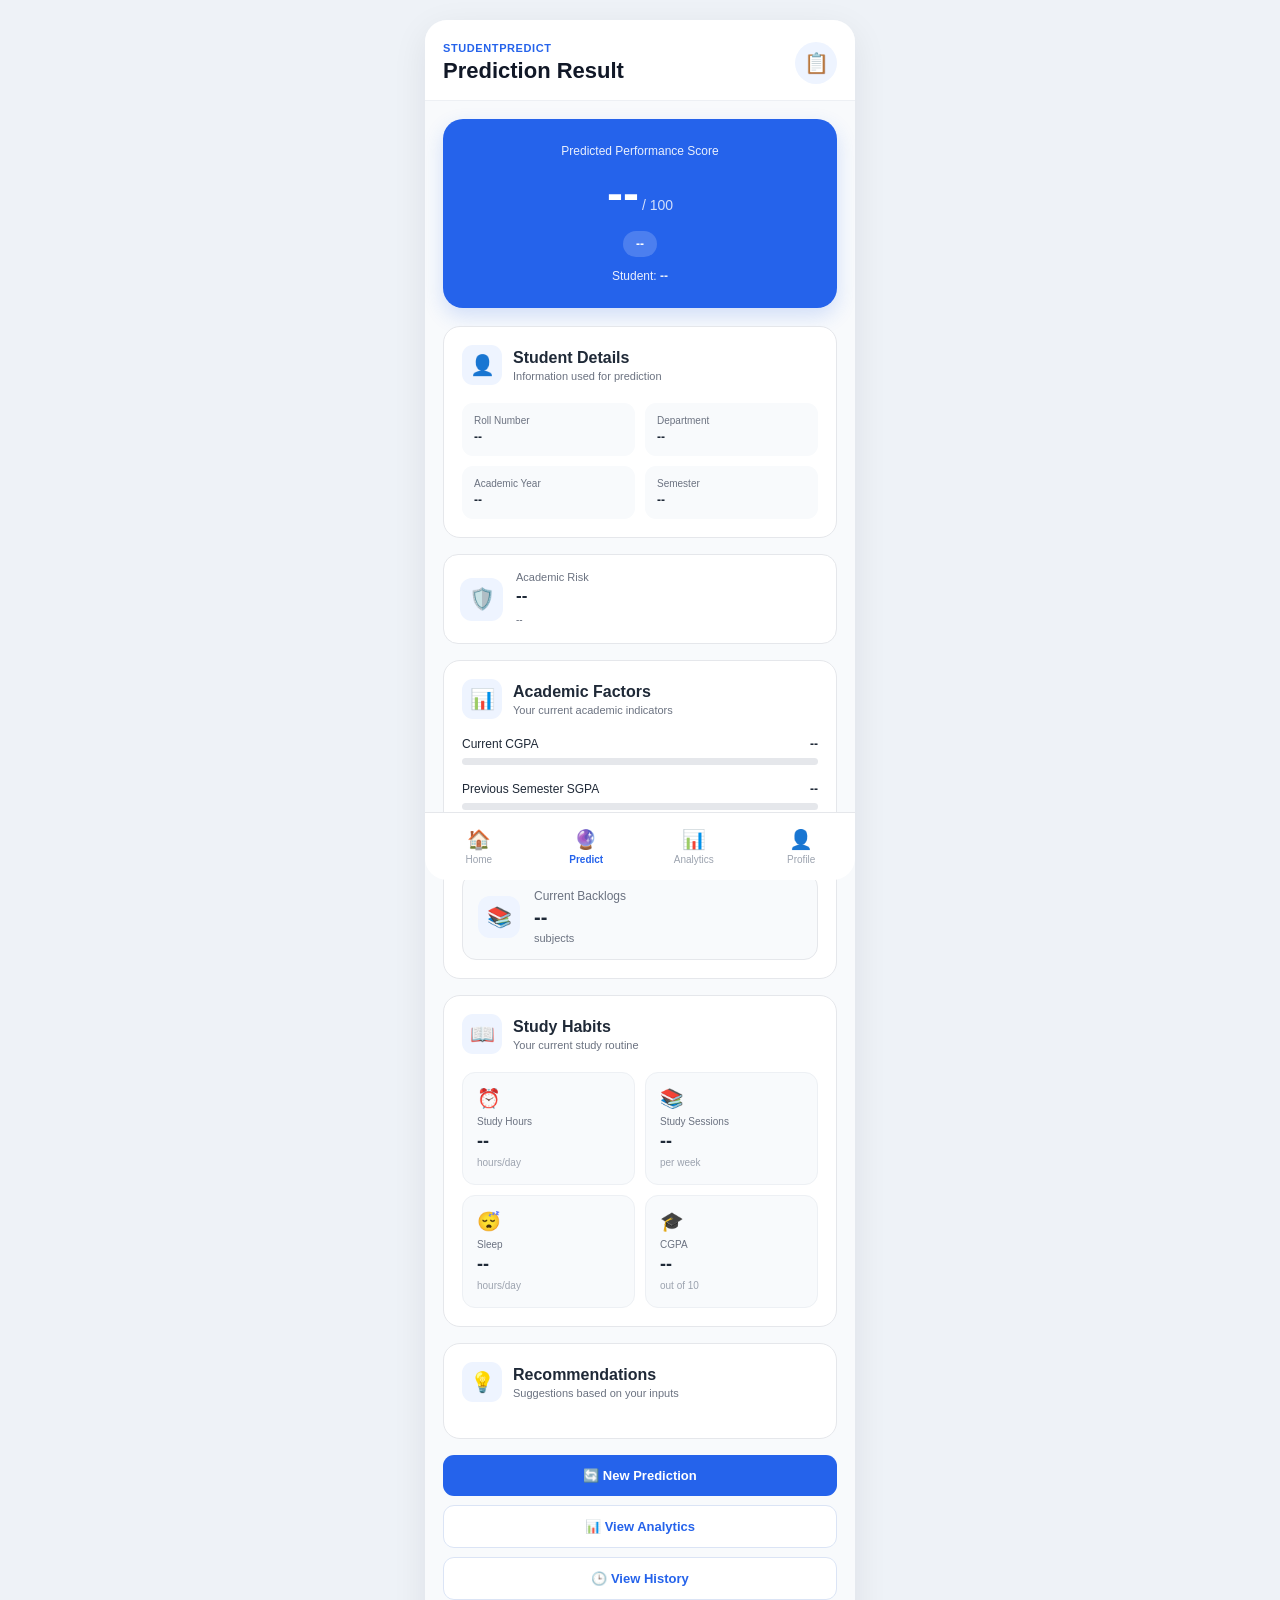
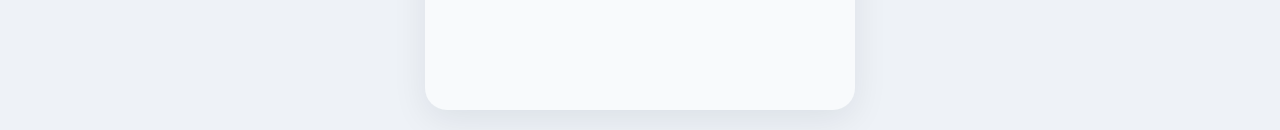
<file: result.html>
<!DOCTYPE html>
<html lang="en">

<head>

    <meta charset="UTF-8">

    <meta
        name="viewport"
        content="width=device-width, initial-scale=1.0"
    >

    <title>StudentPredict - Result</title>

    <link
        rel="stylesheet"
        href="css/style.css"
    >

</head>


<body>

<div class="dashboard-container">


    <!-- HEADER -->

    <header class="dashboard-header">

        <div>

            <p class="small-heading">
                StudentPredict
            </p>

            <h1>
                Prediction Result
            </h1>

        </div>

        <div class="profile-icon">
            📋
        </div>

    </header>



    <!-- RESULT HERO -->

    <section class="result-hero">

        <p class="result-label">
            Predicted Performance Score
        </p>


        <div class="result-score">

            <span id="resultScore">
                --
            </span>

            <small>
                / 100
            </small>

        </div>


        <div
            id="performanceBadge"
            class="performance-badge"
        >
            --
        </div>


        <p class="result-student">

            Student:

            <strong id="resultName">
                --
            </strong>

        </p>

    </section>



    <!-- STUDENT DETAILS -->

    <section class="result-section">

        <div class="result-section-title">

            <span>
                👤
            </span>

            <div>

                <h2>
                    Student Details
                </h2>

                <p>
                    Information used for prediction
                </p>

            </div>

        </div>


        <div class="result-info-grid">


            <div class="result-info-item">

                <span>
                    Roll Number
                </span>

                <strong id="resultRoll">
                    --
                </strong>

            </div>


            <div class="result-info-item">

                <span>
                    Department
                </span>

                <strong id="resultDepartment">
                    --
                </strong>

            </div>


            <div class="result-info-item">

                <span>
                    Academic Year
                </span>

                <strong id="resultYear">
                    --
                </strong>

            </div>


            <div class="result-info-item">

                <span>
                    Semester
                </span>

                <strong id="resultSemester">
                    --
                </strong>

            </div>

        </div>

    </section>



    <!-- ACADEMIC RISK -->

    <section class="risk-card">

        <div class="risk-icon">
            🛡️
        </div>

        <div>

            <p>
                Academic Risk
            </p>

            <h2 id="resultRisk">
                --
            </h2>

            <span id="riskDescription">
                --
            </span>

        </div>

    </section>



    <!-- ACADEMIC FACTORS -->

    <section class="result-section">

        <div class="result-section-title">

            <span>
                📊
            </span>

            <div>

                <h2>
                    Academic Factors
                </h2>

                <p>
                    Your current academic indicators
                </p>

            </div>

        </div>



        <!-- CGPA -->

        <div class="factor-item">

            <div class="factor-header">

                <span>
                    Current CGPA
                </span>

                <strong id="factorCGPA">
                    --
                </strong>

            </div>


            <div class="progress-background">

                <div
                    id="cgpaProgress"
                    class="progress-bar"
                ></div>

            </div>

        </div>



        <!-- SGPA -->

        <div class="factor-item">

            <div class="factor-header">

                <span>
                    Previous Semester SGPA
                </span>

                <strong id="factorSGPA">
                    --
                </strong>

            </div>


            <div class="progress-background">

                <div
                    id="sgpaProgress"
                    class="progress-bar"
                ></div>

            </div>

        </div>



        <!-- ATTENDANCE -->

        <div class="factor-item">

            <div class="factor-header">

                <span>
                    Attendance
                </span>

                <strong id="factorAttendance">
                    --
                </strong>

            </div>


            <div class="progress-background">

                <div
                    id="attendanceProgress"
                    class="progress-bar"
                ></div>

            </div>

        </div>



        <!-- BACKLOGS -->

        <div class="backlog-result-card">

            <div class="backlog-result-icon">
                📚
            </div>

            <div>

                <span>
                    Current Backlogs
                </span>

                <strong id="resultBacklogs">
                    --
                </strong>

                <small>
                    subjects
                </small>

            </div>

        </div>

    </section>



    <!-- STUDY HABITS -->

    <section class="result-section">

        <div class="result-section-title">

            <span>
                📖
            </span>

            <div>

                <h2>
                    Study Habits
                </h2>

                <p>
                    Your current study routine
                </p>

            </div>

        </div>


        <div class="study-result-grid">


            <div>

                <span>
                    ⏰
                </span>

                <p>
                    Study Hours
                </p>

                <strong id="resultStudyHours">
                    --
                </strong>

                <small>
                    hours/day
                </small>

            </div>


            <div>

                <span>
                    📚
                </span>

                <p>
                    Study Sessions
                </p>

                <strong id="resultSessions">
                    --
                </strong>

                <small>
                    per week
                </small>

            </div>


            <div>

                <span>
                    😴
                </span>

                <p>
                    Sleep
                </p>

                <strong id="resultSleep">
                    --
                </strong>

                <small>
                    hours/day
                </small>

            </div>


            <div>

                <span>
                    🎓
                </span>

                <p>
                    CGPA
                </p>

                <strong id="resultCGPA">
                    --
                </strong>

                <small>
                    out of 10
                </small>

            </div>

        </div>

    </section>



    <!-- RECOMMENDATIONS -->

    <section class="result-section">

        <div class="result-section-title">

            <span>
                💡
            </span>

            <div>

                <h2>
                    Recommendations
                </h2>

                <p>
                    Suggestions based on your inputs
                </p>

            </div>

        </div>


        <ul
            id="recommendationList"
            class="recommendation-list"
        ></ul>

    </section>



    <!-- ACTION BUTTONS -->

    <section class="result-actions">

        <a
            href="prediction.html"
            class="result-action primary"
        >
            🔄 New Prediction
        </a>


        <a
            href="analytics.html"
            class="result-action secondary"
        >
            📊 View Analytics
        </a>


        <a
            href="history.html"
            class="result-action secondary"
        >
            🕒 View History
        </a>

    </section>



    <!-- BOTTOM NAVIGATION -->

    <nav class="bottom-nav">


        <a
            href="dashboard.html"
            class="nav-item"
        >

            <span>
                🏠
            </span>

            <small>
                Home
            </small>

        </a>


        <a
            href="prediction.html"
            class="nav-item active"
        >

            <span>
                🔮
            </span>

            <small>
                Predict
            </small>

        </a>


        <a
            href="analytics.html"
            class="nav-item"
        >

            <span>
                📊
            </span>

            <small>
                Analytics
            </small>

        </a>


        <a
            href="profile.html"
            class="nav-item"
        >

            <span>
                👤
            </span>

            <small>
                Profile
            </small>

        </a>

    </nav>

</div>


<script src="js/script.js"></script>

</body>

</html>
</file>
<file: css/style.css>
/* ======================================================
   STUDENTPREDICT - COMPLETE STYLE SHEET
   ====================================================== */


/* ======================================================
   GLOBAL
   ====================================================== */

* {
    margin: 0;
    padding: 0;
    box-sizing: border-box;
}


html {
    scroll-behavior: smooth;
}


body {
    font-family: Arial, Helvetica, sans-serif;
    background: #eef2f7;
    color: #1f2937;
    min-height: 100vh;
}


a {
    text-decoration: none;
    color: inherit;
}


button,
input,
select {
    font-family: inherit;
}


/* ======================================================
   LOGIN / REGISTER
   ====================================================== */

.app {
    width: 100%;
    max-width: 430px;
    min-height: 100vh;
    margin: 0 auto;
    padding: 45px 22px 35px;
    background: #ffffff;
    text-align: center;
}


.logo {
    width: 72px;
    height: 72px;
    margin: 0 auto 16px;

    display: flex;
    align-items: center;
    justify-content: center;

    background: #eef4ff;
    border-radius: 22px;

    font-size: 36px;
}


.app > h1 {
    font-size: 28px;
    margin-bottom: 8px;
    color: #172554;
}


.subtitle {
    color: #6b7280;
    font-size: 13px;
    line-height: 1.5;
    margin-bottom: 30px;
}


.login-card {
    width: 100%;
    text-align: left;
    padding: 24px 20px;

    background: #ffffff;

    border: 1px solid #e5e7eb;
    border-radius: 20px;

    box-shadow:
        0 8px 25px rgba(15, 23, 42, 0.07);
}


.login-card h2 {
    font-size: 21px;
    margin-bottom: 6px;
}


.login-text {
    font-size: 13px;
    color: #6b7280;
    margin-bottom: 22px;
}


.login-card label {
    display: block;

    font-size: 13px;
    font-weight: 600;

    margin-bottom: 7px;
}


.login-card input {
    width: 100%;

    padding: 13px 14px;

    margin-bottom: 17px;

    border: 1px solid #d1d5db;
    border-radius: 11px;

    outline: none;

    font-size: 14px;

    background: #ffffff;
}


.login-card input:focus {
    border-color: #2563eb;

    box-shadow:
        0 0 0 3px rgba(37, 99, 235, 0.10);
}


.login-card button {
    width: 100%;

    padding: 13px;

    border: none;
    border-radius: 11px;

    background: #2563eb;
    color: white;

    font-size: 14px;
    font-weight: 700;

    cursor: pointer;

    margin-top: 4px;
}


.login-card button:hover {
    background: #1d4ed8;
}


.register-text {
    text-align: center;

    margin-top: 19px;

    font-size: 13px;

    color: #6b7280;
}


.register-text a {
    color: #2563eb;
    font-weight: 700;
}


.form-error {
    min-height: 18px;

    margin-top: 10px;

    color: #dc2626;

    font-size: 12px;

    line-height: 1.5;
}


/* ======================================================
   MAIN DASHBOARD CONTAINER
   ====================================================== */

.dashboard-container {
    width: 100%;
    max-width: 430px;
    min-height: 100vh;

    margin: 0 auto;

    background: #f8fafc;

    padding-bottom: 90px;
}


/* ======================================================
   HEADER
   ====================================================== */

.dashboard-header {
    display: flex;

    justify-content: space-between;
    align-items: center;

    padding: 22px 18px 16px;

    background: #ffffff;

    border-bottom: 1px solid #edf0f4;
}


.small-heading {
    font-size: 11px;

    color: #2563eb;

    font-weight: 700;

    text-transform: uppercase;

    letter-spacing: 0.6px;

    margin-bottom: 4px;
}


.dashboard-header h1 {
    font-size: 22px;

    color: #111827;
}


.profile-icon {
    width: 42px;
    height: 42px;

    display: flex;
    align-items: center;
    justify-content: center;

    background: #eef4ff;

    border-radius: 50%;

    font-size: 20px;
}


/* ======================================================
   DASHBOARD WELCOME
   ====================================================== */

.welcome-card {
    margin: 18px;

    padding: 20px;

    display: flex;

    justify-content: space-between;
    align-items: center;

    background: #2563eb;

    color: white;

    border-radius: 20px;

    box-shadow:
        0 8px 20px rgba(37, 99, 235, 0.18);
}


.welcome-card h2 {
    font-size: 19px;

    margin-bottom: 7px;
}


.welcome-card p {
    font-size: 12px;

    line-height: 1.5;

    max-width: 265px;

    opacity: 0.92;
}


.welcome-icon {
    font-size: 38px;
}


/* ======================================================
   DASHBOARD STATS
   ====================================================== */

.stats-grid {
    display: grid;

    grid-template-columns: repeat(3, 1fr);

    gap: 10px;

    padding: 0 18px;

    margin-bottom: 25px;
}


.stat-card {
    background: #ffffff;

    padding: 14px 8px;

    border: 1px solid #e5e7eb;

    border-radius: 15px;

    text-align: center;
}


.stat-icon {
    font-size: 20px;

    display: block;

    margin-bottom: 7px;
}


.stat-card p {
    font-size: 10px;

    color: #6b7280;

    margin-bottom: 5px;
}


.stat-card h2 {
    font-size: 16px;

    color: #111827;
}


/* ======================================================
   DASHBOARD SECTIONS
   ====================================================== */

.dashboard-section {
    padding: 0 18px;

    margin-bottom: 22px;
}


.dashboard-section > h2 {
    font-size: 18px;

    margin-bottom: 13px;
}


.action-grid {
    display: flex;

    flex-direction: column;

    gap: 10px;
}


.action-card {
    display: flex;

    align-items: center;

    gap: 13px;

    padding: 15px;

    background: #ffffff;

    border: 1px solid #e5e7eb;

    border-radius: 15px;
}


.action-card > span {
    width: 42px;
    height: 42px;

    display: flex;

    align-items: center;
    justify-content: center;

    flex-shrink: 0;

    background: #eef4ff;

    border-radius: 12px;

    font-size: 21px;
}


.action-card h3 {
    font-size: 14px;

    margin-bottom: 4px;
}


.action-card p {
    font-size: 11px;

    color: #6b7280;
}


/* ======================================================
   INFO CARD
   ====================================================== */

.info-card {
    margin: 0 18px 20px;

    padding: 16px;

    display: flex;

    gap: 12px;

    background: #eef4ff;

    border: 1px solid #dbe7ff;

    border-radius: 15px;
}


.info-icon {
    font-size: 22px;
}


.info-card h3 {
    font-size: 14px;

    margin-bottom: 5px;
}


.info-card p {
    font-size: 11px;

    color: #5f6b7a;

    line-height: 1.5;
}


/* ======================================================
   BOTTOM NAVIGATION
   ====================================================== */

.bottom-nav {
    position: fixed;

    bottom: 0;

    left: 50%;

    transform: translateX(-50%);

    width: 100%;

    max-width: 430px;

    height: 68px;

    display: grid;

    grid-template-columns: repeat(4, 1fr);

    background: #ffffff;

    border-top: 1px solid #e5e7eb;

    z-index: 100;
}


.nav-item {
    display: flex;

    flex-direction: column;

    align-items: center;
    justify-content: center;

    gap: 3px;

    color: #9ca3af;

    font-size: 19px;
}


.nav-item small {
    font-size: 10px;
}


.nav-item.active {
    color: #2563eb;

    font-weight: 700;
}


/* ======================================================
   PREDICTION PAGE
   ====================================================== */

.prediction-intro {
    margin: 18px;

    padding: 17px;

    display: flex;

    gap: 12px;

    background: #ffffff;

    border: 1px solid #e5e7eb;

    border-radius: 16px;
}


.prediction-intro-icon {
    width: 42px;
    height: 42px;

    display: flex;

    align-items: center;
    justify-content: center;

    flex-shrink: 0;

    background: #eef4ff;

    border-radius: 12px;

    font-size: 22px;
}


.prediction-intro h2 {
    font-size: 16px;

    margin-bottom: 5px;
}


.prediction-intro p {
    font-size: 11px;

    color: #6b7280;

    line-height: 1.5;
}


/* ======================================================
   INPUT HELP
   ====================================================== */

.input-help-box {
    display: flex;

    align-items: flex-start;

    gap: 12px;

    background: #eef4ff;

    border: 1px solid #d8e5ff;

    border-radius: 14px;

    padding: 14px;

    margin: 16px 18px 20px;
}


.input-help-box > span {
    font-size: 22px;

    line-height: 1;
}


.input-help-box strong {
    display: block;

    font-size: 14px;

    margin-bottom: 4px;
}


.input-help-box p {
    margin: 0;

    font-size: 12px;

    line-height: 1.5;
}


/* ======================================================
   PREDICTION FORM
   ====================================================== */

.prediction-form {
    padding: 0 18px;
}


.form-section {
    background: #ffffff;

    border: 1px solid #e5e7eb;

    border-radius: 17px;

    padding: 18px;

    margin-bottom: 16px;
}


.form-section-title {
    display: flex;

    gap: 11px;

    align-items: center;

    margin-bottom: 20px;
}


.form-section-title > span {
    width: 40px;
    height: 40px;

    display: flex;

    align-items: center;
    justify-content: center;

    background: #eef4ff;

    border-radius: 11px;

    font-size: 20px;
}


.form-section-title h2 {
    font-size: 16px;

    margin-bottom: 3px;
}


.form-section-title p {
    font-size: 11px;

    color: #6b7280;
}


.form-section label {
    display: block;

    font-size: 12px;

    font-weight: 700;

    margin-bottom: 7px;
}


.form-section input,
.form-section select {
    width: 100%;

    padding: 12px 13px;

    margin-bottom: 8px;

    border: 1px solid #d1d5db;

    border-radius: 10px;

    outline: none;

    background: #ffffff;

    font-size: 13px;
}


.form-section input:focus,
.form-section select:focus {
    border-color: #2563eb;

    box-shadow:
        0 0 0 3px rgba(37, 99, 235, 0.10);
}


.field-help {
    display: block;

    margin-top: 0;

    margin-bottom: 17px;

    color: #6b7280;

    font-size: 10px;

    line-height: 1.5;
}


.predict-button {
    width: 100%;

    padding: 14px;

    border: none;

    border-radius: 12px;

    background: #2563eb;

    color: white;

    font-size: 14px;

    font-weight: 700;

    cursor: pointer;
}


.predict-button:hover {
    background: #1d4ed8;
}


.prediction-note {
    text-align: center;

    margin: 13px 15px 20px;

    font-size: 10px;

    color: #6b7280;

    line-height: 1.5;
}


/* ======================================================
   RESULT PAGE
   ====================================================== */

.result-hero {
    margin: 18px;

    padding: 25px 18px;

    text-align: center;

    background: #2563eb;

    color: white;

    border-radius: 20px;

    box-shadow:
        0 8px 20px rgba(37, 99, 235, 0.18);
}


.result-label {
    font-size: 12px;

    opacity: 0.9;

    margin-bottom: 8px;
}


.result-score {
    display: flex;

    justify-content: center;

    align-items: baseline;

    gap: 3px;

    margin-bottom: 10px;
}


.result-score span {
    font-size: 48px;

    font-weight: 800;
}


.result-score small {
    font-size: 14px;

    opacity: 0.8;
}


.performance-badge {
    display: inline-block;

    padding: 6px 13px;

    border-radius: 20px;

    background: rgba(255, 255, 255, 0.18);

    font-size: 12px;

    font-weight: 700;

    margin-bottom: 12px;
}


.result-student {
    font-size: 12px;

    opacity: 0.9;
}


/* ======================================================
   RESULT / ANALYTICS SECTIONS
   ====================================================== */

.result-section,
.analytics-section {
    margin: 0 18px 16px;

    padding: 18px;

    background: #ffffff;

    border: 1px solid #e5e7eb;

    border-radius: 17px;
}


.result-section-title,
.analytics-section-title {
    display: flex;

    gap: 11px;

    align-items: center;

    margin-bottom: 18px;
}


.result-section-title > span,
.analytics-section-title > span {
    width: 40px;
    height: 40px;

    display: flex;

    align-items: center;
    justify-content: center;

    background: #eef4ff;

    border-radius: 11px;

    font-size: 20px;
}


.result-section-title h2,
.analytics-section-title h2 {
    font-size: 16px;

    margin-bottom: 3px;
}


.result-section-title p,
.analytics-section-title p {
    font-size: 11px;

    color: #6b7280;
}


/* ======================================================
   RESULT INFORMATION GRID
   ====================================================== */

.result-info-grid {
    display: grid;

    grid-template-columns: 1fr 1fr;

    gap: 10px;
}


.result-info-item {
    padding: 12px;

    background: #f8fafc;

    border-radius: 11px;
}


.result-info-item span {
    display: block;

    font-size: 10px;

    color: #6b7280;

    margin-bottom: 4px;
}


.result-info-item strong {
    display: block;

    font-size: 12px;
}


/* ======================================================
   RISK CARD
   ====================================================== */

.risk-card {
    margin: 0 18px 16px;

    padding: 16px;

    display: flex;

    gap: 13px;

    align-items: center;

    background: #ffffff;

    border: 1px solid #e5e7eb;

    border-radius: 15px;
}


.risk-icon {
    width: 43px;
    height: 43px;

    display: flex;

    align-items: center;
    justify-content: center;

    background: #eef4ff;

    border-radius: 12px;

    font-size: 21px;
}


.risk-card p {
    font-size: 11px;

    color: #6b7280;

    margin-bottom: 3px;
}


.risk-card h2 {
    font-size: 17px;

    margin-bottom: 3px;
}


.risk-card span {
    font-size: 10px;

    color: #6b7280;

    line-height: 1.4;
}


/* ======================================================
   FACTOR PROGRESS
   ====================================================== */

.factor-item {
    margin-bottom: 17px;
}


.factor-header {
    display: flex;

    justify-content: space-between;

    margin-bottom: 7px;

    font-size: 12px;
}


.factor-header strong {
    font-size: 12px;
}


.progress-background,
.analytics-progress {
    width: 100%;

    height: 7px;

    background: #e5e7eb;

    border-radius: 10px;

    overflow: hidden;
}


.progress-bar,
.analytics-progress-fill {
    height: 100%;

    width: 0;

    background: #2563eb;

    border-radius: 10px;

    transition: width 0.4s ease;
}


/* ======================================================
   BACKLOG RESULT
   ====================================================== */

.backlog-result-card,
.analytics-backlog {
    display: flex;

    align-items: center;

    gap: 14px;

    margin-top: 18px;

    padding: 15px;

    border-radius: 14px;

    background: #f8fafc;

    border: 1px solid #e5e7eb;
}


.backlog-result-icon,
.analytics-backlog-icon {
    width: 42px;
    height: 42px;

    display: flex;

    align-items: center;
    justify-content: center;

    border-radius: 12px;

    background: #eef4ff;

    font-size: 20px;
}


.backlog-result-card div:last-child,
.analytics-backlog div:last-child {
    display: flex;

    flex-direction: column;

    gap: 3px;
}


.backlog-result-card span,
.analytics-backlog span {
    font-size: 12px;

    color: #6b7280;
}


.backlog-result-card strong,
.analytics-backlog strong {
    font-size: 20px;
}


.backlog-result-card small,
.analytics-backlog small {
    font-size: 11px;

    color: #6b7280;
}


/* ======================================================
   STUDY RESULT GRID
   ====================================================== */

.study-result-grid,
.analytics-habit-grid {
    display: grid;

    grid-template-columns: 1fr 1fr;

    gap: 10px;
}


.study-result-grid > div,
.analytics-habit-card {
    padding: 14px;

    background: #f8fafc;

    border: 1px solid #edf0f4;

    border-radius: 13px;
}


.study-result-grid span,
.analytics-habit-card > span {
    font-size: 19px;
}


.study-result-grid p,
.analytics-habit-card p {
    font-size: 10px;

    color: #6b7280;

    margin: 6px 0 4px;
}


.study-result-grid strong,
.analytics-habit-card strong {
    font-size: 18px;

    display: block;
}


.study-result-grid small,
.analytics-habit-card small {
    font-size: 10px;

    color: #9ca3af;
}


/* ======================================================
   RECOMMENDATIONS
   ====================================================== */

.recommendation-list {
    padding-left: 18px;
}


.recommendation-list li {
    margin-bottom: 10px;

    font-size: 12px;

    line-height: 1.5;

    color: #4b5563;
}


.recommendation-list li:last-child {
    margin-bottom: 0;
}


/* ======================================================
   RESULT ACTIONS
   ====================================================== */

.result-actions,
.analytics-actions {
    display: flex;

    flex-direction: column;

    gap: 9px;

    margin: 0 18px 20px;
}


.result-action,
.analytics-action {
    display: block;

    width: 100%;

    padding: 13px;

    text-align: center;

    border-radius: 11px;

    font-size: 13px;

    font-weight: 700;
}


.result-action.primary,
.analytics-action.primary {
    background: #2563eb;

    color: white;
}


.result-action.secondary,
.analytics-action.secondary {
    background: #ffffff;

    color: #2563eb;

    border: 1px solid #dbe4f5;
}


/* ======================================================
   ANALYTICS
   ====================================================== */

.analytics-intro {
    margin: 18px;

    padding: 17px;

    display: flex;

    gap: 12px;

    background: #ffffff;

    border: 1px solid #e5e7eb;

    border-radius: 16px;
}


.analytics-intro-icon {
    width: 42px;
    height: 42px;

    display: flex;

    align-items: center;
    justify-content: center;

    flex-shrink: 0;

    background: #eef4ff;

    border-radius: 12px;

    font-size: 22px;
}


.analytics-intro h2 {
    font-size: 16px;

    margin-bottom: 5px;
}


.analytics-intro p {
    font-size: 11px;

    color: #6b7280;

    line-height: 1.5;
}


/* ======================================================
   ANALYTICS SCORE
   ====================================================== */

.analytics-score-card {
    display: flex;

    align-items: center;

    gap: 18px;
}


.analytics-score-circle {
    width: 105px;
    height: 105px;

    display: flex;

    flex-direction: column;

    align-items: center;
    justify-content: center;

    flex-shrink: 0;

    border-radius: 50%;

    background: #eef4ff;

    border: 8px solid #dbe7ff;
}


.analytics-score-circle strong {
    font-size: 27px;

    color: #2563eb;
}


.analytics-score-circle small {
    font-size: 10px;

    color: #6b7280;
}


.analytics-score-info {
    flex: 1;
}


.analytics-score-info p {
    font-size: 10px;

    color: #6b7280;

    margin-bottom: 3px;
}


.analytics-score-info h3 {
    font-size: 15px;

    margin-bottom: 12px;
}


.analytics-score-info h3:last-child {
    margin-bottom: 0;
}


/* ======================================================
   ANALYTICS FACTORS
   ====================================================== */

.analytics-factor {
    margin-bottom: 19px;
}


.analytics-factor:last-of-type {
    margin-bottom: 0;
}


.analytics-factor-header {
    display: flex;

    justify-content: space-between;

    align-items: center;

    margin-bottom: 8px;
}


.analytics-factor-header span {
    display: block;

    font-size: 12px;

    font-weight: 700;

    margin-bottom: 3px;
}


.analytics-factor-header small {
    font-size: 10px;

    color: #9ca3af;
}


.analytics-factor-header > strong {
    font-size: 13px;
}


/* ======================================================
   ANALYTICS INSIGHTS
   ====================================================== */

.analytics-insights {
    display: flex;

    flex-direction: column;

    gap: 9px;
}


.analytics-insight {
    display: flex;

    gap: 10px;

    padding: 12px;

    background: #f8fafc;

    border-radius: 12px;
}


.analytics-insight span {
    font-size: 18px;
}


.analytics-insight p {
    font-size: 11px;

    color: #4b5563;

    line-height: 1.5;
}


/* ======================================================
   HISTORY
   ====================================================== */

.history-intro {
    margin: 18px;

    padding: 17px;

    display: flex;

    gap: 12px;

    background: #ffffff;

    border: 1px solid #e5e7eb;

    border-radius: 16px;
}


.history-icon {
    width: 42px;
    height: 42px;

    display: flex;

    align-items: center;
    justify-content: center;

    flex-shrink: 0;

    background: #eef4ff;

    border-radius: 12px;

    font-size: 21px;
}


.history-intro h2 {
    font-size: 16px;

    margin-bottom: 5px;
}


.history-intro p {
    font-size: 11px;

    color: #6b7280;

    line-height: 1.5;
}


.history-summary {
    display: grid;

    grid-template-columns: 1fr 1fr;

    gap: 10px;

    margin: 0 18px 20px;
}


.history-summary > div {
    padding: 15px;

    text-align: center;

    background: #ffffff;

    border: 1px solid #e5e7eb;

    border-radius: 14px;
}


.history-summary span {
    display: block;

    font-size: 20px;

    margin-bottom: 5px;
}


.history-summary p {
    font-size: 10px;

    color: #6b7280;

    margin-bottom: 4px;
}


.history-summary strong {
    font-size: 19px;
}


/* ======================================================
   HISTORY SECTION
   ====================================================== */

.history-section {
    margin: 0 18px;
}


.history-title-row {
    display: flex;

    align-items: center;

    justify-content: space-between;

    margin-bottom: 12px;
}


.history-title-row h2 {
    font-size: 17px;
}


.clear-history-button {
    border: none;

    background: #fee2e2;

    color: #dc2626;

    padding: 7px 11px;

    border-radius: 8px;

    font-size: 10px;

    font-weight: 700;

    cursor: pointer;
}


/* ======================================================
   HISTORY CARD
   ====================================================== */

.history-card {
    background: #ffffff;

    border: 1px solid #e5e7eb;

    border-radius: 16px;

    padding: 16px;

    margin-bottom: 11px;
}


.history-card-top {
    display: flex;

    justify-content: space-between;

    align-items: flex-start;

    gap: 10px;

    margin-bottom: 10px;
}


.history-card-top h3 {
    font-size: 14px;

    margin-bottom: 4px;
}


.history-card-top p {
    font-size: 9px;

    color: #9ca3af;
}


.history-score {
    text-align: right;
}


.history-score strong {
    font-size: 21px;

    color: #2563eb;
}


.history-score small {
    font-size: 9px;

    color: #9ca3af;
}


.history-status-row {
    display: flex;

    gap: 7px;

    flex-wrap: wrap;

    margin-bottom: 13px;
}


.history-performance,
.history-risk {
    padding: 5px 9px;

    border-radius: 20px;

    font-size: 9px;

    font-weight: 700;
}


.history-performance {
    background: #eef4ff;

    color: #2563eb;
}


.history-risk {
    background: #f3f4f6;

    color: #4b5563;
}


.history-details {
    display: grid;

    grid-template-columns: repeat(4, 1fr);

    gap: 7px;

    padding-top: 12px;

    border-top: 1px solid #f0f1f3;
}


.history-details div {
    text-align: center;
}


.history-details span {
    display: block;

    font-size: 9px;

    color: #9ca3af;

    margin-bottom: 4px;
}


.history-details strong {
    font-size: 12px;
}


.history-study-details {
    display: flex;

    flex-wrap: wrap;

    gap: 7px;

    margin-top: 12px;

    padding-top: 10px;

    border-top: 1px solid #f0f1f3;
}


.history-study-details span {
    font-size: 9px;

    color: #6b7280;

    background: #f8fafc;

    padding: 5px 7px;

    border-radius: 7px;
}


/* ======================================================
   EMPTY HISTORY
   ====================================================== */

.empty-history {
    padding: 35px 18px;

    text-align: center;

    background: #ffffff;

    border: 1px dashed #d1d5db;

    border-radius: 16px;
}


.empty-history-icon {
    font-size: 35px;

    margin-bottom: 10px;
}


.empty-history h3 {
    font-size: 16px;

    margin-bottom: 6px;
}


.empty-history p {
    font-size: 11px;

    color: #6b7280;

    line-height: 1.5;

    margin-bottom: 15px;
}


.empty-history a {
    display: inline-block;

    padding: 10px 14px;

    border-radius: 9px;

    background: #2563eb;

    color: white;

    font-size: 11px;

    font-weight: 700;
}


/* ======================================================
   PROFILE
   ====================================================== */

.profile-main-card {
    margin: 18px;

    padding: 25px 18px;

    text-align: center;

    background: #ffffff;

    border: 1px solid #e5e7eb;

    border-radius: 18px;
}


.large-profile-icon {
    width: 72px;
    height: 72px;

    display: flex;

    align-items: center;
    justify-content: center;

    margin: 0 auto 12px;

    background: #eef4ff;

    border-radius: 50%;

    font-size: 34px;
}


.profile-main-card h2 {
    font-size: 19px;

    margin-bottom: 5px;
}


.profile-main-card > p {
    font-size: 12px;

    color: #6b7280;

    margin-bottom: 9px;
}


.profile-status {
    display: inline-block;

    padding: 5px 10px;

    background: #ecfdf5;

    color: #059669;

    border-radius: 20px;

    font-size: 9px;

    font-weight: 700;
}


.profile-section {
    margin: 0 18px 18px;
}


.profile-section > h2 {
    font-size: 16px;

    margin-bottom: 11px;
}


.profile-info-card {
    display: flex;

    align-items: center;

    gap: 12px;

    padding: 13px;

    background: #ffffff;

    border: 1px solid #e5e7eb;

    border-radius: 13px;

    margin-bottom: 8px;
}


.profile-info-icon {
    width: 38px;
    height: 38px;

    display: flex;

    align-items: center;
    justify-content: center;

    flex-shrink: 0;

    background: #eef4ff;

    border-radius: 10px;

    font-size: 18px;
}


.profile-info-card div:last-child {
    display: flex;

    flex-direction: column;

    gap: 3px;
}


.profile-info-card span {
    font-size: 10px;

    color: #9ca3af;
}


.profile-info-card strong {
    font-size: 12px;
}


/* ======================================================
   PROFILE STATS
   ====================================================== */

.profile-stat-grid {
    display: grid;

    grid-template-columns: 1fr 1fr;

    gap: 9px;
}


.profile-stat-card {
    padding: 14px;

    background: #ffffff;

    border: 1px solid #e5e7eb;

    border-radius: 13px;

    text-align: center;
}


.profile-stat-card span {
    font-size: 19px;
}


.profile-stat-card p {
    font-size: 10px;

    color: #6b7280;

    margin: 5px 0;
}


.profile-stat-card strong {
    font-size: 17px;
}


/* ======================================================
   PROFILE ACTIONS
   ====================================================== */

.profile-action-card {
    display: flex;

    align-items: center;

    gap: 12px;

    padding: 14px;

    background: #ffffff;

    border: 1px solid #e5e7eb;

    border-radius: 13px;

    margin-bottom: 9px;
}


.profile-action-card > span {
    width: 40px;
    height: 40px;

    display: flex;

    align-items: center;
    justify-content: center;

    flex-shrink: 0;

    background: #eef4ff;

    border-radius: 10px;

    font-size: 19px;
}


.profile-action-card div {
    flex: 1;

    display: flex;

    flex-direction: column;

    gap: 3px;
}


.profile-action-card strong {
    font-size: 12px;
}


.profile-action-card small {
    font-size: 10px;

    color: #9ca3af;
}


.profile-action-card b {
    font-size: 20px;

    color: #9ca3af;
}


.logout-button {
    width: 100%;

    padding: 13px;

    border: 1px solid #fecaca;

    border-radius: 11px;

    background: #fff;

    color: #dc2626;

    font-size: 12px;

    font-weight: 700;

    cursor: pointer;

    margin-top: 3px;
}


/* ======================================================
   PROFILE ABOUT
   ====================================================== */

.profile-about {
    margin: 0 18px 20px;

    padding: 16px;

    display: flex;

    gap: 12px;

    background: #eef4ff;

    border: 1px solid #dbe7ff;

    border-radius: 15px;
}


.profile-about > div:first-child {
    font-size: 24px;
}


.profile-about h3 {
    font-size: 13px;

    margin-bottom: 4px;
}


.profile-about p {
    font-size: 10px;

    color: #6b7280;

    line-height: 1.5;

    margin-bottom: 5px;
}


.profile-about small {
    font-size: 9px;

    color: #9ca3af;
}


/* ======================================================
   RESPONSIVE
   ====================================================== */

@media (min-width: 600px) {

    body {
        padding: 20px 0;
    }


    .dashboard-container {
        min-height: calc(100vh - 40px);

        border-radius: 22px;

        overflow: hidden;

        box-shadow:
            0 10px 35px rgba(15, 23, 42, 0.08);
    }


    .app {
        min-height: calc(100vh - 40px);

        border-radius: 22px;

        box-shadow:
            0 10px 35px rgba(15, 23, 42, 0.08);
    }


    .bottom-nav {
        bottom: 20px;

        border-radius: 0 0 22px 22px;
    }

}


/* ======================================================
   SMALL MOBILE DEVICES
   ====================================================== */

@media (max-width: 360px) {

    .app {
        padding-left: 16px;
        padding-right: 16px;
    }


    .dashboard-header {
        padding-left: 14px;
        padding-right: 14px;
    }


    .welcome-card,
    .prediction-intro,
    .analytics-intro,
    .history-intro,
    .result-hero,
    .risk-card,
    .result-section,
    .analytics-section,
    .profile-main-card,
    .profile-section {
        margin-left: 14px;
        margin-right: 14px;
    }


    .stats-grid {
        padding-left: 14px;
        padding-right: 14px;
    }


    .dashboard-section,
    .history-section {
        padding-left: 0;
        padding-right: 0;

        margin-left: 14px;
        margin-right: 14px;
    }


    .info-card {
        margin-left: 14px;
        margin-right: 14px;
    }


    .prediction-form {
        padding-left: 14px;
        padding-right: 14px;
    }


    .input-help-box {
        margin-left: 14px;
        margin-right: 14px;
    }

}
</file>
